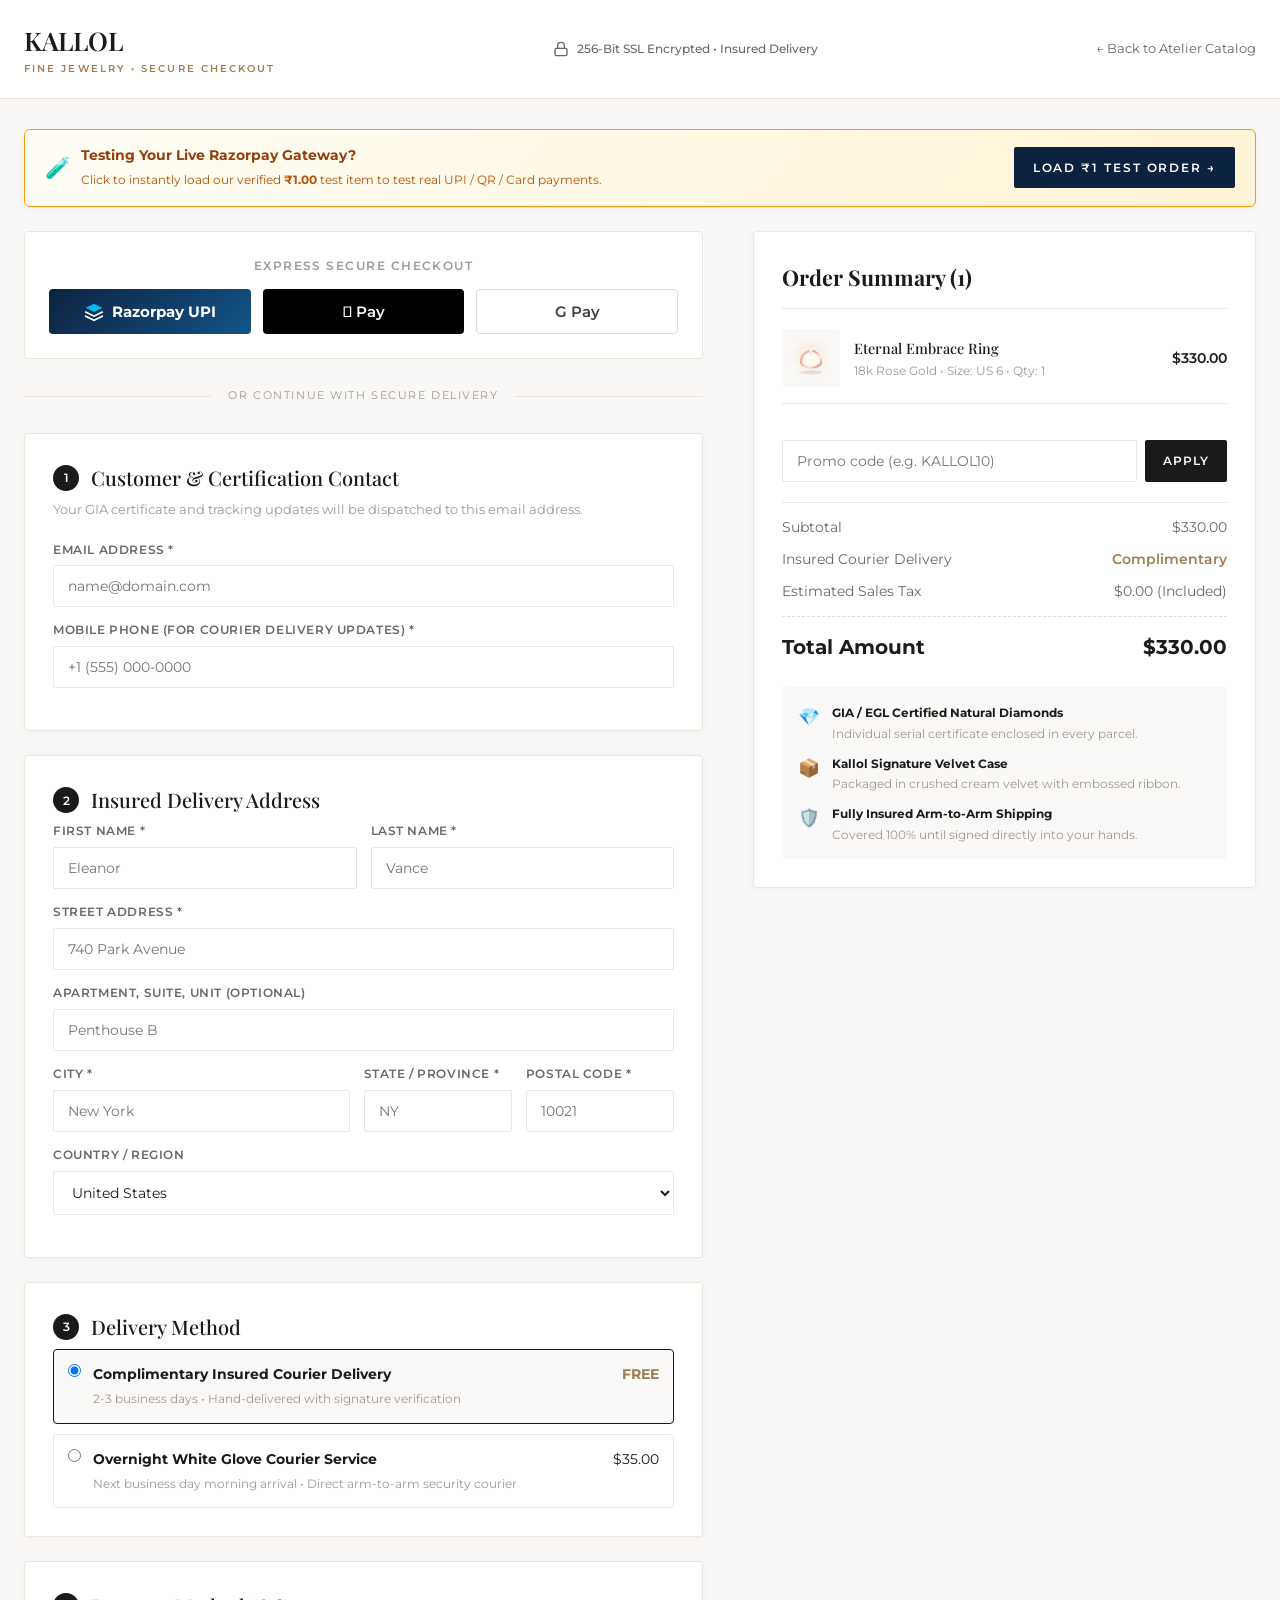
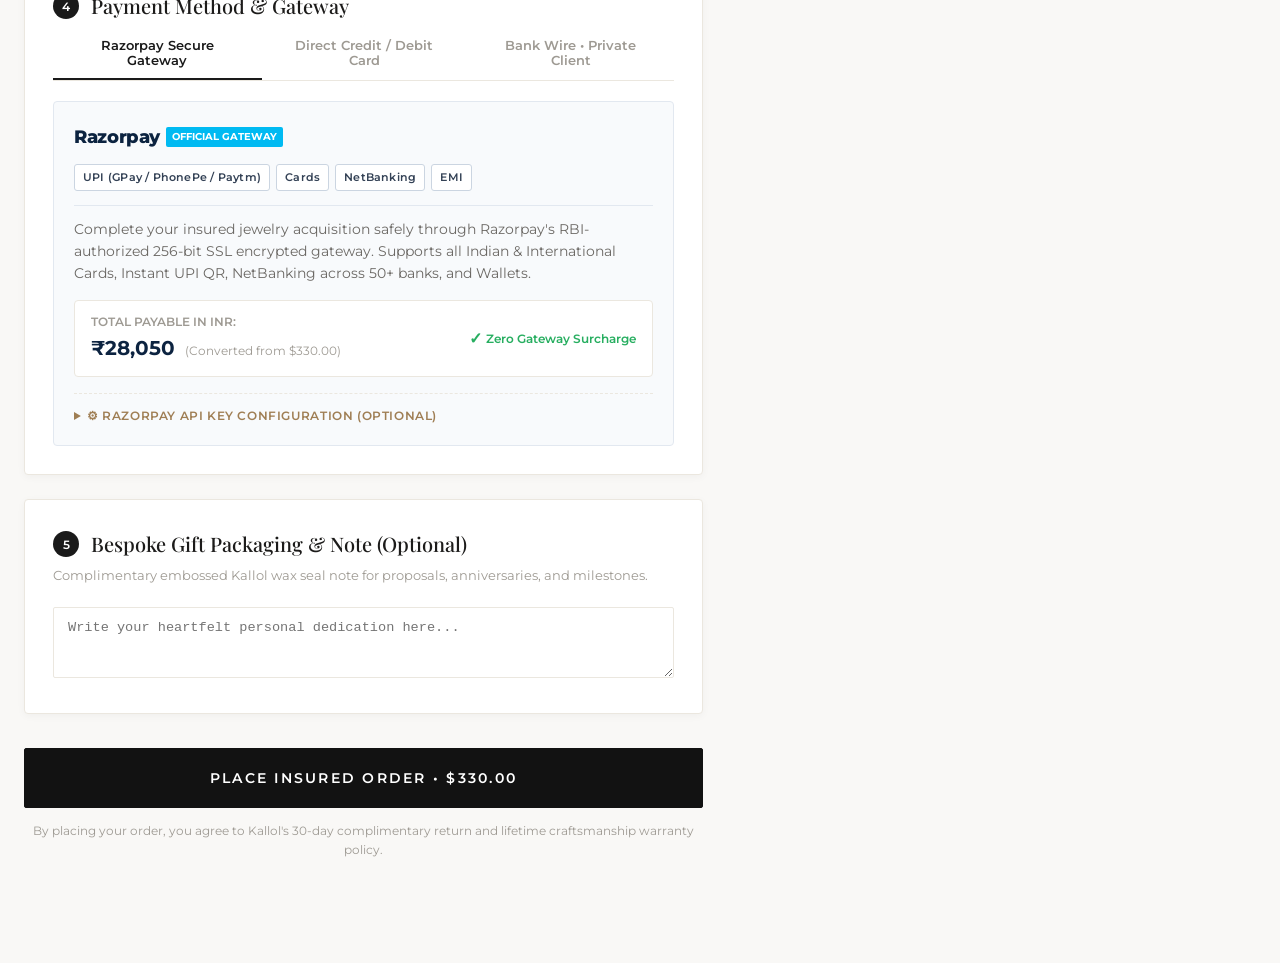
<file: checkout.html>
<!DOCTYPE html>
<html lang="en">
<head>
  <meta charset="UTF-8">
  <meta name="viewport" content="width=device-width, initial-scale=1.0">
  <title>Secure Insured Checkout | KALLOL Haute Joaillerie</title>
  <meta name="description" content="Complete your purchase with complimentary insured courier delivery and signature velvet gift packaging.">
  <link rel="stylesheet" href="css/style.css">
  <link rel="icon" href="data:image/svg+xml,<svg xmlns='http://www.w3.org/2000/svg' viewBox='0 0 100 100'><text y='.9em' font-size='90'>💎</text></svg>">
</head>
<body class="checkout-page-body">

  <!-- Minimalist Luxury Checkout Header -->
  <header class="checkout-header">
    <div class="container checkout-nav">
      <a href="index.html" class="checkout-logo">
        KALLOL
        <span>Fine Jewelry &bull; Secure Checkout</span>
      </a>

      <div class="checkout-security-tag">
        <svg width="16" height="16" viewBox="0 0 24 24" fill="none" stroke="currentColor" stroke-width="2">
          <rect x="3" y="11" width="18" height="11" rx="2" ry="2"></rect>
          <path d="M7 11V7a5 5 0 0 1 10 0v4"></path>
        </svg>
        <span>256-Bit SSL Encrypted &bull; Insured Delivery</span>
      </div>

      <a href="index.html" class="return-store-link">
        &larr; Back to Atelier Catalog
      </a>
    </div>
  </header>

  <!-- Main Checkout Grid -->
  <main class="container" style="padding: 30px 24px 100px;">
    <!-- Live Testing ₹1 Notification Banner -->
    <div class="test-order-banner" style="margin-bottom: 24px; background: linear-gradient(135deg, #FFFDF5 0%, #FFF3D6 100%); border: 1px solid #F59E0B; border-radius: 6px; padding: 14px 20px; display: flex; align-items: center; justify-content: space-between; flex-wrap: wrap; gap: 12px; box-shadow: var(--shadow-sm);">
      <div style="display: flex; align-items: center; gap: 10px;">
        <span style="font-size: 1.3rem;">🧪</span>
        <div>
          <strong style="font-size: 0.88rem; color: #92400E; display: block;">Testing Your Live Razorpay Gateway?</strong>
          <span style="font-size: 0.78rem; color: #B45309;">Click to instantly load our verified <strong>₹1.00</strong> test item to test real UPI / QR / Card payments.</span>
        </div>
      </div>
      <a href="checkout.html?buyNowId=kal-test&size=Universal&qty=1" class="hero-btn" style="padding: 10px 18px; font-size: 0.75rem; background: #0C2340; border-color: #0C2340; white-space: nowrap; color: #FFF;">
        Load ₹1 Test Order &rarr;
      </a>
    </div>

    <!-- Active Checkout Form View -->
    <div class="checkout-grid" id="checkout-main-grid">
      <!-- Left Column: Forms -->
      <div class="checkout-form-column">
        
        <!-- Express Payment Row -->
        <div class="express-checkout-card">
          <div class="express-title">Express Secure Checkout</div>
          <div class="express-btn-group">
            <button type="button" class="express-btn razorpay-express" id="btn-express-razorpay" style="background: linear-gradient(135deg, #0C2340 0%, #125488 100%); color: #FFF; font-weight: 700; display: flex; align-items: center; justify-content: center; gap: 8px;">
              <svg width="20" height="20" viewBox="0 0 24 24" fill="none"><path d="M12 2L2 7l10 5 10-5-10-5z" fill="#00BAF2"/><path d="M2 17l10 5 10-5M2 12l10 5 10-5" stroke="#FFF" stroke-width="2" stroke-linecap="round"/></svg>
              Razorpay UPI
            </button>
            <button type="button" class="express-btn apple-pay" id="btn-express-apple">
               Pay
            </button>
            <button type="button" class="express-btn google-pay" id="btn-express-google">
              G Pay
            </button>
          </div>
        </div>

        <div class="form-divider">
          <span>OR CONTINUE WITH SECURE DELIVERY</span>
        </div>

        <form id="checkout-form" onsubmit="return false;">
          <!-- Section 1: Customer Contact -->
          <div class="checkout-card">
            <div class="step-header">
              <span class="step-num">1</span>
              <h2 class="step-title">Customer & Certification Contact</h2>
            </div>
            <p class="step-subtitle">Your GIA certificate and tracking updates will be dispatched to this email address.</p>
            
            <div class="form-row">
              <div class="form-field full-width">
                <label for="checkout-email">Email Address *</label>
                <input type="email" id="checkout-email" required placeholder="name@domain.com" class="luxury-input">
              </div>
            </div>

            <div class="form-row">
              <div class="form-field full-width">
                <label for="checkout-phone">Mobile Phone (For Courier Delivery Updates) *</label>
                <input type="tel" id="checkout-phone" required placeholder="+1 (555) 000-0000" class="luxury-input">
              </div>
            </div>
          </div>

          <!-- Section 2: Shipping Destination -->
          <div class="checkout-card">
            <div class="step-header">
              <span class="step-num">2</span>
              <h2 class="step-title">Insured Delivery Address</h2>
            </div>
            
            <div class="form-row two-col">
              <div class="form-field">
                <label for="checkout-fname">First Name *</label>
                <input type="text" id="checkout-fname" required placeholder="Eleanor" class="luxury-input">
              </div>
              <div class="form-field">
                <label for="checkout-lname">Last Name *</label>
                <input type="text" id="checkout-lname" required placeholder="Vance" class="luxury-input">
              </div>
            </div>

            <div class="form-row">
              <div class="form-field full-width">
                <label for="checkout-address">Street Address *</label>
                <input type="text" id="checkout-address" required placeholder="740 Park Avenue" class="luxury-input">
              </div>
            </div>

            <div class="form-row">
              <div class="form-field full-width">
                <label for="checkout-suite">Apartment, Suite, Unit (Optional)</label>
                <input type="text" id="checkout-suite" placeholder="Penthouse B" class="luxury-input">
              </div>
            </div>

            <div class="form-row three-col">
              <div class="form-field">
                <label for="checkout-city">City *</label>
                <input type="text" id="checkout-city" required placeholder="New York" class="luxury-input">
              </div>
              <div class="form-field">
                <label for="checkout-state">State / Province *</label>
                <input type="text" id="checkout-state" required placeholder="NY" class="luxury-input">
              </div>
              <div class="form-field">
                <label for="checkout-zip">Postal Code *</label>
                <input type="text" id="checkout-zip" required placeholder="10021" class="luxury-input">
              </div>
            </div>

            <div class="form-row">
              <div class="form-field full-width">
                <label for="checkout-country">Country / Region</label>
                <select id="checkout-country" class="luxury-select">
                  <option value="US">United States</option>
                  <option value="CA">Canada</option>
                  <option value="UK">United Kingdom</option>
                  <option value="FR">France</option>
                  <option value="CH">Switzerland</option>
                  <option value="DE">Germany</option>
                  <option value="IN">India</option>
                  <option value="AE">United Arab Emirates</option>
                  <option value="AU">Australia</option>
                </select>
              </div>
            </div>
          </div>

          <!-- Section 3: Shipping Method Selection -->
          <div class="checkout-card">
            <div class="step-header">
              <span class="step-num">3</span>
              <h2 class="step-title">Delivery Method</h2>
            </div>

            <div class="shipping-options-list">
              <label class="shipping-option-item selected" for="ship-standard">
                <input type="radio" name="shipping-tier" id="ship-standard" value="0" checked>
                <div class="shipping-option-info">
                  <div class="shipping-title-row">
                    <strong>Complimentary Insured Courier Delivery</strong>
                    <span class="price-free">FREE</span>
                  </div>
                  <div class="shipping-desc">2-3 business days &bull; Hand-delivered with signature verification</div>
                </div>
              </label>

              <label class="shipping-option-item" for="ship-express">
                <input type="radio" name="shipping-tier" id="ship-express" value="35">
                <div class="shipping-option-info">
                  <div class="shipping-title-row">
                    <strong>Overnight White Glove Courier Service</strong>
                    <span>$35.00</span>
                  </div>
                  <div class="shipping-desc">Next business day morning arrival &bull; Direct arm-to-arm security courier</div>
                </div>
              </label>
            </div>
          </div>

          <!-- Section 4: Payment Details -->
          <div class="checkout-card">
            <div class="step-header">
              <span class="step-num">4</span>
              <h2 class="step-title">Payment Method & Gateway</h2>
            </div>

            <div class="payment-tabs-nav">
              <button type="button" class="payment-tab active" data-tab="razorpay">
                Razorpay Secure Gateway
              </button>
              <button type="button" class="payment-tab" data-tab="card">
                Direct Credit / Debit Card
              </button>
              <button type="button" class="payment-tab" data-tab="wire">
                Bank Wire &bull; Private Client
              </button>
            </div>

            <!-- Razorpay Gateway Panel (Active by default) -->
            <div id="payment-razorpay-panel">
              <div class="razorpay-banner-box">
                <div class="razorpay-badge-row">
                  <div class="razorpay-logo-tag">
                    <span style="font-weight: 800; font-size: 1.15rem; color: #0C2340; letter-spacing: -0.02em;">Razorpay</span>
                    <span style="background-color: #00BAF2; color: #FFF; font-size: 0.65rem; font-weight: 700; padding: 2px 6px; border-radius: 2px; margin-left: 6px;">OFFICIAL GATEWAY</span>
                  </div>
                  <div class="gateway-icons-strip">
                    <span class="pay-chip">UPI (GPay / PhonePe / Paytm)</span>
                    <span class="pay-chip">Cards</span>
                    <span class="pay-chip">NetBanking</span>
                    <span class="pay-chip">EMI</span>
                  </div>
                </div>

                <p style="font-size: 0.86rem; color: var(--text-secondary); line-height: 1.6; margin-top: 12px;">
                  Complete your insured jewelry acquisition safely through Razorpay's RBI-authorized 256-bit SSL encrypted gateway. Supports all Indian & International Cards, Instant UPI QR, NetBanking across 50+ banks, and Wallets.
                </p>

                <!-- Currency & Equivalent Display -->
                <div class="currency-equiv-row" style="margin-top: 16px; padding: 12px 16px; background: #FFFFFF; border: 1px solid var(--border-light); border-radius: 4px; display: flex; align-items: center; justify-content: space-between;">
                  <div>
                    <span style="font-size: 0.72rem; text-transform: uppercase; color: var(--text-muted); font-weight: 600; display: block;">Total Payable in INR:</span>
                    <strong id="razorpay-inr-amount" style="font-size: 1.25rem; color: #0C2340;">₹0</strong>
                    <span style="font-size: 0.75rem; color: var(--text-muted); margin-left: 6px;">(Converted from <span id="razorpay-usd-amount">$0.00</span>)</span>
                  </div>
                  <div style="font-size: 0.75rem; color: #27AE60; font-weight: 600; display: flex; align-items: center; gap: 4px;">
                    <span style="font-size: 1rem;">&#10003;</span> Zero Gateway Surcharge
                  </div>
                </div>

                <!-- Razorpay API Key Configuration Dropdown (Collapsible) -->
                <details class="razorpay-key-details" style="margin-top: 16px; border-top: 1px dashed var(--border-light); padding-top: 12px;">
                  <summary style="font-size: 0.76rem; color: var(--accent-gold-dark); cursor: pointer; font-weight: 600; letter-spacing: 0.05em; text-transform: uppercase;">
                    &#9881; Razorpay API Key Configuration (Optional)
                  </summary>
                  <div style="margin-top: 10px; padding: 12px; background: #FFF; border: 1px solid var(--border-light); border-radius: 4px;">
                    <label for="razorpay-key-input" style="font-size: 0.74rem; font-weight: 600; color: var(--text-secondary); display: block; margin-bottom: 4px;">
                      Razorpay Key ID (Test or Live):
                    </label>
                    <div style="display: flex; gap: 8px;">
                      <input type="text" id="razorpay-key-input" class="luxury-input" placeholder="rzp_test_... or rzp_live_..." value="rzp_live_U20LEX1goVWtO2" style="font-family: monospace; font-size: 0.8rem;">
                      <button type="button" id="save-razorpay-key-btn" class="coupon-apply-btn" style="white-space: nowrap;">
                        Save Key
                      </button>
                    </div>
                    <span style="font-size: 0.7rem; color: #27AE60; font-weight: 600; display: block; margin-top: 6px;">
                      &#10003; Configured with your official Razorpay Live Key (rzp_live_U20LEX1goVWtO2).
                    </span>
                  </div>
                </details>
              </div>
            </div>

            <!-- Credit Card Panel (Hidden unless tab chosen) -->
            <div id="payment-card-panel" style="display: none;">
              <div class="form-row">
                <div class="form-field full-width">
                  <label for="card-number">Card Number *</label>
                  <input type="text" id="card-number" placeholder="4242 &bull;&bull;&bull;&bull; &bull;&bull;&bull;&bull; 4242" class="luxury-input">
                </div>
              </div>

              <div class="form-row two-col">
                <div class="form-field">
                  <label for="card-expiry">Expiration Date *</label>
                  <input type="text" id="card-expiry" placeholder="MM / YY" class="luxury-input">
                </div>
                <div class="form-field">
                  <label for="card-cvv">Security Code (CVV) *</label>
                  <input type="text" id="card-cvv" placeholder="123" class="luxury-input">
                </div>
              </div>

              <div class="form-row">
                <div class="form-field full-width">
                  <label for="card-holder">Name on Card *</label>
                  <input type="text" id="card-holder" placeholder="Eleanor Vance" class="luxury-input">
                </div>
              </div>
            </div>

            <!-- Bank Wire Panel -->
            <div id="payment-wire-panel" style="display: none; padding: 16px 0;">
              <p style="font-size: 0.88rem; color: var(--text-secondary); line-height: 1.7;">
                For private bank wire transfers, our atelier concierge will send official wire credentials to your email upon order submission. Your piece will be reserved immediately for 48 hours.
              </p>
            </div>
          </div>

          <!-- Section 5: Complimentary Gift Note -->
          <div class="checkout-card">
            <div class="step-header">
              <span class="step-num">5</span>
              <h2 class="step-title">Bespoke Gift Packaging & Note (Optional)</h2>
            </div>
            <p class="step-subtitle">Complimentary embossed Kallol wax seal note for proposals, anniversaries, and milestones.</p>
            
            <div class="form-field full-width">
              <textarea id="checkout-gift-message" rows="3" placeholder="Write your heartfelt personal dedication here..." class="luxury-textarea"></textarea>
            </div>
          </div>

          <!-- Submit Order Button -->
          <button type="submit" class="place-order-btn" id="place-order-button">
            Place Insured Order &bull; <span id="btn-total-display">$0.00</span>
          </button>
          <div class="order-guarantee-note">
            By placing your order, you agree to Kallol's 30-day complimentary return and lifetime craftsmanship warranty policy.
          </div>
        </form>
      </div>

      <!-- Right Column: Order Summary -->
      <div class="checkout-summary-column">
        <div class="summary-sticky-card">
          <h3 class="summary-card-title serif">Order Summary (<span id="summary-items-count">0</span>)</h3>

          <!-- Items list -->
          <div class="summary-items-list" id="summary-items-container">
            <!-- Populated via JS -->
          </div>

          <!-- Coupon row -->
          <div class="summary-coupon-row">
            <input type="text" id="checkout-coupon-input" placeholder="Promo code (e.g. KALLOL10)" class="luxury-input">
            <button type="button" id="apply-checkout-coupon" class="coupon-apply-btn">Apply</button>
          </div>

          <!-- Pricing Breakdown -->
          <div class="summary-pricing-rows">
            <div class="pricing-row">
              <span>Subtotal</span>
              <span id="summary-subtotal">$0.00</span>
            </div>
            <div class="pricing-row" id="summary-discount-row" style="display: none; color: #27AE60;">
              <span>VIP Atelier Discount (10% Off)</span>
              <span id="summary-discount">-$0.00</span>
            </div>
            <div class="pricing-row">
              <span>Insured Courier Delivery</span>
              <span id="summary-shipping" style="color: var(--accent-gold-dark); font-weight: 600;">Complimentary</span>
            </div>
            <div class="pricing-row">
              <span>Estimated Sales Tax</span>
              <span>$0.00 (Included)</span>
            </div>
            <div class="pricing-row total-row">
              <span>Total Amount</span>
              <span id="summary-grand-total">$0.00</span>
            </div>
          </div>

          <!-- Packaging & Certified Assurance -->
          <div class="summary-assurance-box">
            <div class="assurance-item">
              <span class="assurance-icon">💎</span>
              <div>
                <strong>GIA / EGL Certified Natural Diamonds</strong>
                <p>Individual serial certificate enclosed in every parcel.</p>
              </div>
            </div>
            <div class="assurance-item">
              <span class="assurance-icon">📦</span>
              <div>
                <strong>Kallol Signature Velvet Case</strong>
                <p>Packaged in crushed cream velvet with embossed ribbon.</p>
              </div>
            </div>
            <div class="assurance-item">
              <span class="assurance-icon">🛡️</span>
              <div>
                <strong>Fully Insured Arm-to-Arm Shipping</strong>
                <p>Covered 100% until signed directly into your hands.</p>
              </div>
            </div>
          </div>
        </div>
      </div>
    </div>

    <!-- Order Completed Confirmation State (Revealed after placing order) -->
    <div class="order-confirmation-receipt" id="order-confirmation-view" style="display: none;">
      <div class="receipt-card">
        <div class="receipt-success-badge">&#10003;</div>
        <span class="receipt-mini-brand">KALLOL HAUTE JOAILLERIE &bull; ATELIER REGISTRY</span>
        <h1 class="receipt-title serif">Order Confirmed & Certified</h1>
        
        <p class="receipt-subtitle">
          Thank you for choosing Kallol. Your bespoke creation is being prepared with master craftsmanship and verified certification.
        </p>

        <div class="receipt-meta-box">
          <div class="receipt-meta-item">
            <span class="meta-label">Order Reference:</span>
            <strong class="meta-val" id="receipt-order-id">#KL-84920</strong>
          </div>
          <div class="receipt-meta-item">
            <span class="meta-label">Payment Gateway:</span>
            <strong class="meta-val" id="receipt-payment-method">Razorpay Secure Checkout</strong>
          </div>
          <div class="receipt-meta-item">
            <span class="meta-label">Razorpay Payment ID:</span>
            <strong class="meta-val" id="receipt-payment-id" style="font-family: monospace; color: #0C2340;">pay_xxxxxxxxxxxxxx</strong>
          </div>
          <div class="receipt-meta-item">
            <span class="meta-label">Estimated Delivery:</span>
            <strong class="meta-val" id="receipt-delivery-date">Within 2 - 3 Business Days</strong>
          </div>
          <div class="receipt-meta-item">
            <span class="meta-label">Insured Carrier:</span>
            <strong class="meta-val">Ferrari Express / FedEx Priority Courier</strong>
          </div>
          <div class="receipt-meta-item">
            <span class="meta-label">Verification:</span>
            <strong class="meta-val" style="color: #27AE60;">Paid &bull; Verified &bull; GIA Certified</strong>
          </div>
        </div>

        <!-- Ordered Items Summary in Receipt -->
        <div class="receipt-items-table" id="receipt-items-container">
          <!-- Rendered by JS -->
        </div>

        <div class="receipt-total-bar">
          <span>Total Charged:</span>
          <strong id="receipt-total-price">$0.00</strong>
        </div>

        <div class="receipt-actions-row">
          <button type="button" class="hero-btn" onclick="window.print()">
            Print Official Invoice
          </button>
          <a href="index.html" class="hero-btn" style="background: transparent; color: #121212; border: 1px solid #121212;">
            Return to Atelier Homepage
          </a>
        </div>
      </div>
    </div>
  </main>

  <!-- Toast Notification Container -->
  <div class="toast-container" id="toast-container"></div>

  <!-- Official Razorpay Checkout SDK -->
  <script src="https://checkout.razorpay.com/v1/checkout.js"></script>
  <script src="js/app.js"></script>
  <script src="js/checkout-page.js"></script>
</body>
</html>
</file>
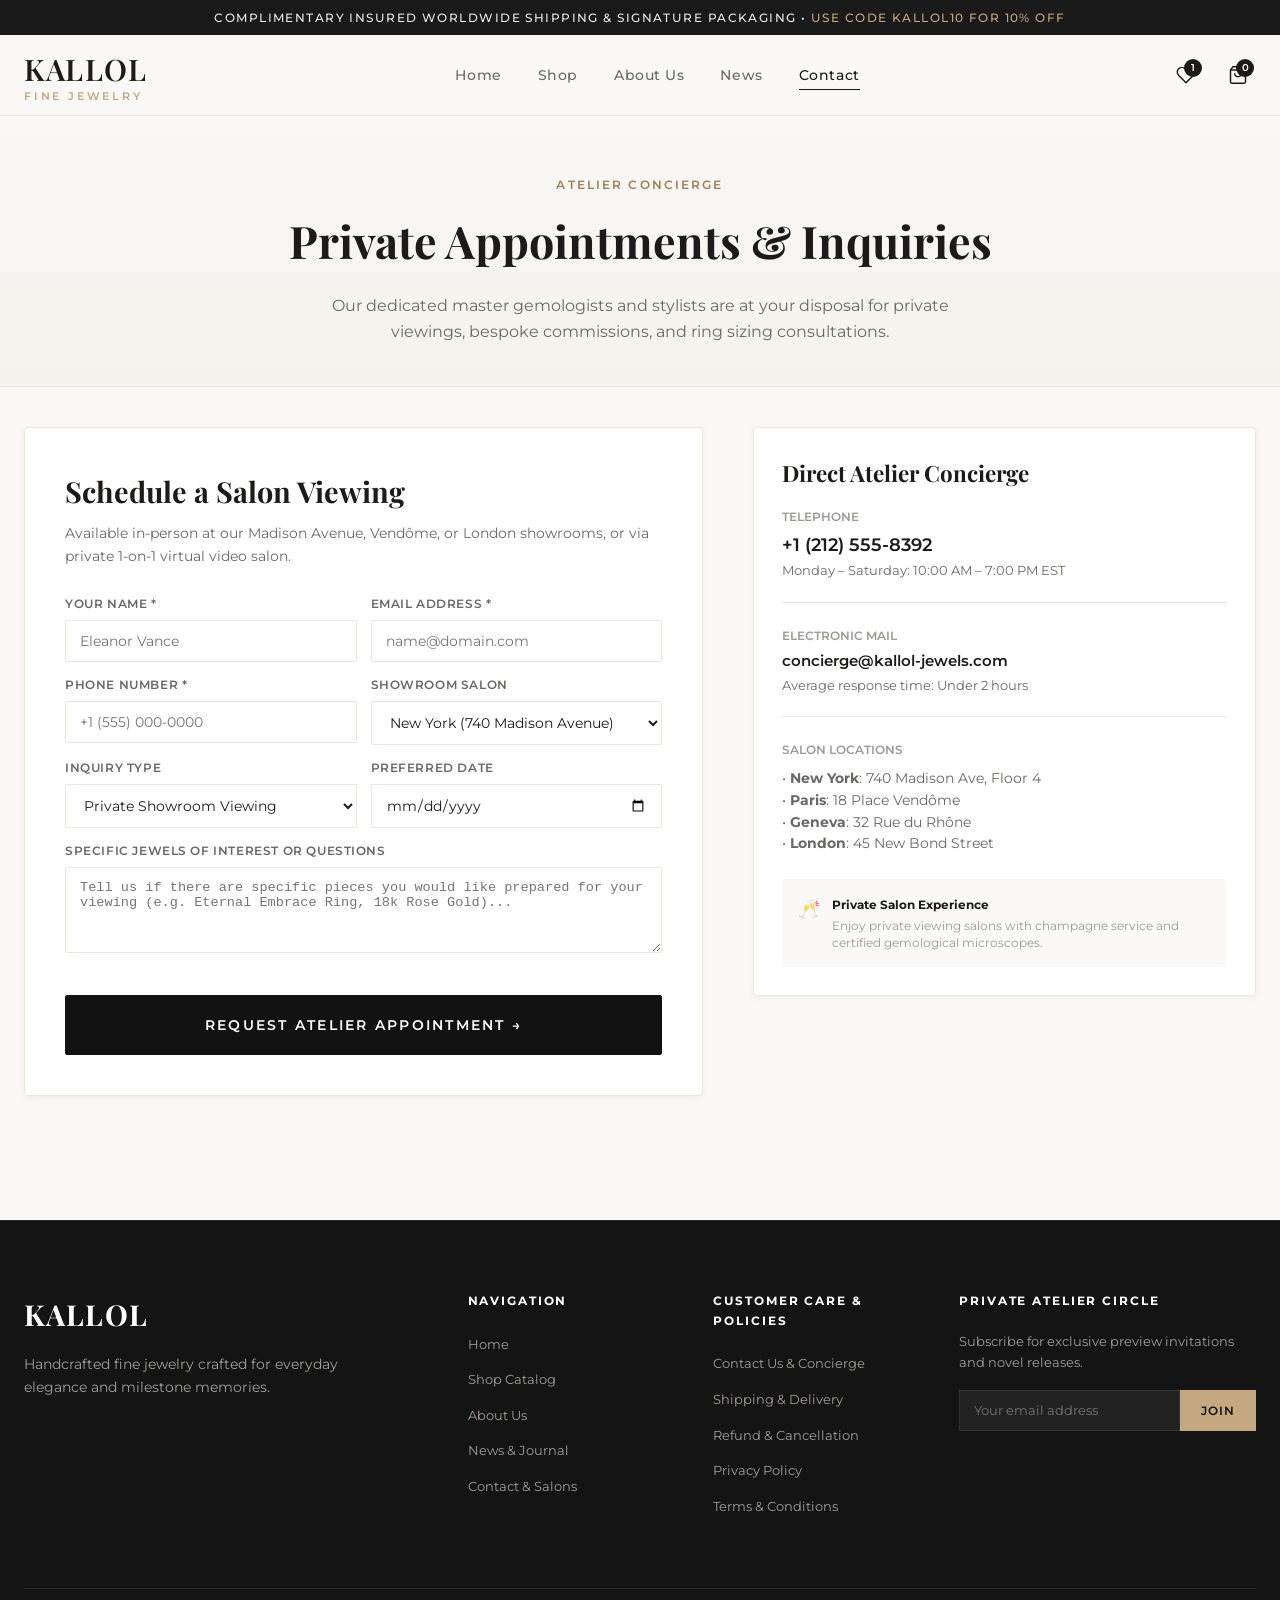
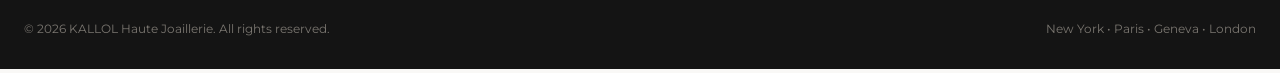
<file: contact.html>
<!DOCTYPE html>
<html lang="en">
<head>
  <meta charset="UTF-8">
  <meta name="viewport" content="width=device-width, initial-scale=1.0">
  <title>Contact & Private Appointments | KALLOL Haute Joaillerie</title>
  <meta name="description" content="Schedule a private atelier appointment, bespoke commission inquiry, or contact the Kallol client concierge.">
  <link rel="stylesheet" href="css/style.css">
  <link rel="icon" href="data:image/svg+xml,<svg xmlns='http://www.w3.org/2000/svg' viewBox='0 0 100 100'><text y='.9em' font-size='90'>💎</text></svg>">
</head>
<body class="contact-page-body">

  <!-- Top Announcement Bar -->
  <div class="top-bar">
    Complimentary Insured Worldwide Shipping & Signature Packaging &bull; <span>Use code KALLOL10 for 10% Off</span>
  </div>

  <!-- Header Navigation -->
  <header class="header">
    <div class="container nav-container">
      <a href="index.html" class="brand-logo">
        KALLOL
        <span>Fine Jewelry</span>
      </a>

      <nav>
        <ul class="nav-links">
          <li><a href="index.html">Home</a></li>
          <li><a href="shop.html">Shop</a></li>
          <li><a href="about.html">About Us</a></li>
          <li><a href="news.html">News</a></li>
          <li><a href="contact.html" class="active">Contact</a></li>
        </ul>
      </nav>

      <div class="nav-actions">
        <!-- Wishlist -->
        <a href="index.html#wishlist" class="icon-btn" id="open-wishlist-btn" title="Saved Jewels">
          <svg width="20" height="20" viewBox="0 0 24 24" fill="none" stroke="currentColor" stroke-width="1.8">
            <path d="M20.84 4.61a5.5 5.5 0 0 0-7.78 0L12 5.67l-1.06-1.06a5.5 5.5 0 0 0-7.78 7.78l1.06 1.06L12 21.23l7.78-7.78 1.06-1.06a5.5 5.5 0 0 0 0-7.78z"></path>
          </svg>
          <span class="badge-count" id="wishlist-badge">0</span>
        </a>

        <!-- Cart -->
        <a href="checkout.html" class="icon-btn" title="Shopping Bag">
          <svg width="20" height="20" viewBox="0 0 24 24" fill="none" stroke="currentColor" stroke-width="1.8">
            <path d="M6 2L3 6v14a2 2 0 0 0 2 2h14a2 2 0 0 0 2-2V6l-3-4z"></path>
            <line x1="3" y1="6" x2="21" y2="6"></line>
            <path d="M16 10a4 4 0 0 1-8 0"></path>
          </svg>
          <span class="badge-count" id="cart-badge">0</span>
        </a>
      </div>
    </div>
  </header>

  <!-- Editorial Header -->
  <div class="shop-hero-banner">
    <div class="container text-center">
      <span class="shop-subheading">Atelier Concierge</span>
      <h1 class="shop-hero-title serif">Private Appointments & Inquiries</h1>
      <p class="shop-hero-desc">
        Our dedicated master gemologists and stylists are at your disposal for private viewings, bespoke commissions, and ring sizing consultations.
      </p>
    </div>
  </div>

  <main class="container" style="padding: 40px 24px 100px;">
    <div class="checkout-grid" style="align-items: flex-start;">
      <!-- Left: Appointment & Commission Form -->
      <div class="checkout-card" style="padding: 40px;">
        <h2 class="serif" style="font-size: 1.8rem; margin-bottom: 8px;">Schedule a Salon Viewing</h2>
        <p style="font-size: 0.88rem; color: var(--text-secondary); margin-bottom: 28px;">
          Available in-person at our Madison Avenue, Vend&ocirc;me, or London showrooms, or via private 1-on-1 virtual video salon.
        </p>

        <form id="contact-inquiry-form" onsubmit="event.preventDefault(); window.showToast('Thank you! Our concierge will confirm your appointment within 4 hours.'); this.reset();">
          <div class="form-row two-col">
            <div class="form-field">
              <label>Your Name *</label>
              <input type="text" required placeholder="Eleanor Vance" class="luxury-input">
            </div>
            <div class="form-field">
              <label>Email Address *</label>
              <input type="email" required placeholder="name@domain.com" class="luxury-input">
            </div>
          </div>

          <div class="form-row two-col">
            <div class="form-field">
              <label>Phone Number *</label>
              <input type="tel" required placeholder="+1 (555) 000-0000" class="luxury-input">
            </div>
            <div class="form-field">
              <label>Showroom Salon</label>
              <select class="luxury-select">
                <option>New York (740 Madison Avenue)</option>
                <option>Paris (18 Place Vendôme)</option>
                <option>Geneva (32 Rue du Rhône)</option>
                <option>London (45 New Bond Street)</option>
                <option>Virtual Private Video Salon</option>
              </select>
            </div>
          </div>

          <div class="form-row two-col">
            <div class="form-field">
              <label>Inquiry Type</label>
              <select class="luxury-select">
                <option>Private Showroom Viewing</option>
                <option>Custom Bespoke Ring Commission</option>
                <option>Engagement / Bridal Consultation</option>
                <option>Complimentary Sizing & Care Service</option>
              </select>
            </div>
            <div class="form-field">
              <label>Preferred Date</label>
              <input type="date" class="luxury-input">
            </div>
          </div>

          <div class="form-field full-width" style="margin-bottom: 24px;">
            <label>Specific Jewels of Interest or Questions</label>
            <textarea rows="4" placeholder="Tell us if there are specific pieces you would like prepared for your viewing (e.g. Eternal Embrace Ring, 18k Rose Gold)..." class="luxury-textarea"></textarea>
          </div>

          <button type="submit" class="place-order-btn">
            Request Atelier Appointment &rarr;
          </button>
        </form>
      </div>

      <!-- Right: Direct Concierge & Showroom Details -->
      <div>
        <div class="summary-sticky-card">
          <h3 class="serif" style="font-size: 1.4rem; margin-bottom: 16px;">Direct Atelier Concierge</h3>
          
          <div style="margin-bottom: 24px; padding-bottom: 20px; border-bottom: 1px solid var(--border-light);">
            <div style="font-size: 0.74rem; text-transform: uppercase; color: var(--text-muted); font-weight: 600; margin-bottom: 4px;">Telephone</div>
            <div style="font-size: 1.1rem; font-weight: 600;">+1 (212) 555-8392</div>
            <div style="font-size: 0.8rem; color: var(--text-secondary); margin-top: 2px;">Monday – Saturday: 10:00 AM – 7:00 PM EST</div>
          </div>

          <div style="margin-bottom: 24px; padding-bottom: 20px; border-bottom: 1px solid var(--border-light);">
            <div style="font-size: 0.74rem; text-transform: uppercase; color: var(--text-muted); font-weight: 600; margin-bottom: 4px;">Electronic Mail</div>
            <div style="font-size: 0.95rem; font-weight: 600;">concierge@kallol-jewels.com</div>
            <div style="font-size: 0.8rem; color: var(--text-secondary); margin-top: 2px;">Average response time: Under 2 hours</div>
          </div>

          <div style="margin-bottom: 24px;">
            <div style="font-size: 0.74rem; text-transform: uppercase; color: var(--text-muted); font-weight: 600; margin-bottom: 8px;">Salon Locations</div>
            <div style="font-size: 0.85rem; line-height: 1.6; color: var(--text-secondary);">
              &bull; <strong>New York</strong>: 740 Madison Ave, Floor 4<br>
              &bull; <strong>Paris</strong>: 18 Place Vend&ocirc;me<br>
              &bull; <strong>Geneva</strong>: 32 Rue du Rh&ocirc;ne<br>
              &bull; <strong>London</strong>: 45 New Bond Street
            </div>
          </div>

          <div class="summary-assurance-box">
            <div class="assurance-item">
              <span class="assurance-icon">🥂</span>
              <div>
                <strong>Private Salon Experience</strong>
                <p>Enjoy private viewing salons with champagne service and certified gemological microscopes.</p>
              </div>
            </div>
          </div>
        </div>
      </div>
    </div>
  </main>

  <!-- Toast Notification Container -->
  <div class="toast-container" id="toast-container"></div>

  <!-- Footer -->
  <footer class="site-footer">
    <div class="container">
      <div class="footer-grid">
        <div class="footer-brand">
          <h3 class="serif">KALLOL</h3>
          <p>Handcrafted fine jewelry crafted for everyday elegance and milestone memories.</p>
        </div>
        <div class="footer-col">
          <h4>Navigation</h4>
          <ul>
            <li><a href="index.html">Home</a></li>
            <li><a href="shop.html">Shop Catalog</a></li>
            <li><a href="about.html">About Us</a></li>
            <li><a href="news.html">News & Journal</a></li>
            <li><a href="contact.html">Contact & Salons</a></li>
          </ul>
        </div>
        <div class="footer-col">
          <h4>Customer Care & Policies</h4>
          <ul>
            <li><a href="contact.html">Contact Us & Concierge</a></li>
            <li><a href="shipping-policy.html">Shipping & Delivery</a></li>
            <li><a href="refund-policy.html">Refund & Cancellation</a></li>
            <li><a href="privacy-policy.html">Privacy Policy</a></li>
            <li><a href="terms-and-conditions.html">Terms & Conditions</a></li>
          </ul>
        </div>
        <div class="footer-col newsletter-box">
          <h4>Private Atelier Circle</h4>
          <p>Subscribe for exclusive preview invitations and novel releases.</p>
          <div class="newsletter-form">
            <input type="email" placeholder="Your email address">
            <button type="button">Join</button>
          </div>
        </div>
      </div>
      <div class="footer-bottom">
        <div>&copy; 2026 KALLOL Haute Joaillerie. All rights reserved.</div>
        <div>New York &bull; Paris &bull; Geneva &bull; London</div>
      </div>
    </div>
  </footer>

  <script src="js/app.js"></script>
</body>
</html>
</file>
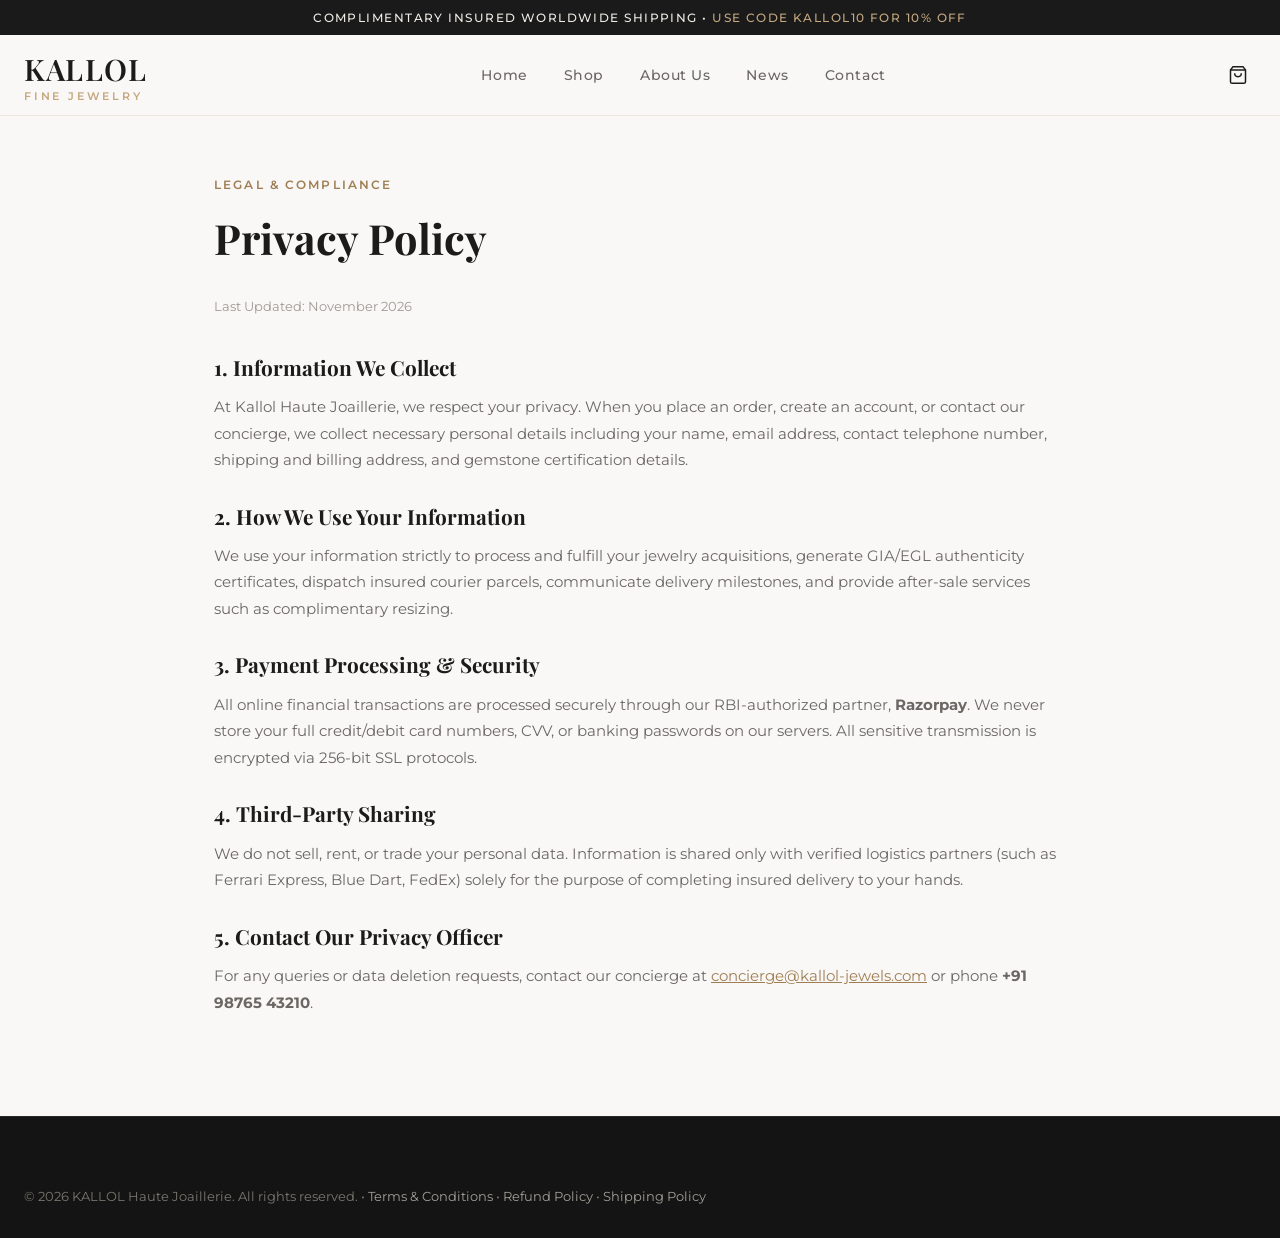
<file: privacy-policy.html>
<!DOCTYPE html>
<html lang="en">
<head>
  <meta charset="UTF-8">
  <meta name="viewport" content="width=device-width, initial-scale=1.0">
  <title>Privacy Policy | KALLOL Haute Joaillerie</title>
  <link rel="stylesheet" href="css/style.css">
  <link rel="icon" href="data:image/svg+xml,<svg xmlns='http://www.w3.org/2000/svg' viewBox='0 0 100 100'><text y='.9em' font-size='90'>💎</text></svg>">
</head>
<body>
  <div class="top-bar">
    Complimentary Insured Worldwide Shipping &bull; <span>Use code KALLOL10 for 10% Off</span>
  </div>

  <header class="header">
    <div class="container nav-container">
      <a href="index.html" class="brand-logo">
        KALLOL
        <span>Fine Jewelry</span>
      </a>
      <nav>
        <ul class="nav-links">
          <li><a href="index.html">Home</a></li>
          <li><a href="shop.html">Shop</a></li>
          <li><a href="about.html">About Us</a></li>
          <li><a href="news.html">News</a></li>
          <li><a href="contact.html">Contact</a></li>
        </ul>
      </nav>
      <div class="nav-actions">
        <a href="checkout.html" class="icon-btn" title="Shopping Bag">
          <svg width="20" height="20" viewBox="0 0 24 24" fill="none" stroke="currentColor" stroke-width="1.8">
            <path d="M6 2L3 6v14a2 2 0 0 0 2 2h14a2 2 0 0 0 2-2V6l-3-4z"></path>
            <line x1="3" y1="6" x2="21" y2="6"></line>
            <path d="M16 10a4 4 0 0 1-8 0"></path>
          </svg>
        </a>
      </div>
    </div>
  </header>

  <main class="container" style="padding: 60px 24px 100px; max-width: 900px;">
    <span class="section-tag">Legal & Compliance</span>
    <h1 class="serif" style="font-size: 2.6rem; margin-bottom: 24px;">Privacy Policy</h1>
    <div style="font-size: 0.82rem; color: var(--text-muted); margin-bottom: 32px;">Last Updated: November 2026</div>

    <div style="font-size: 0.92rem; line-height: 1.8; color: var(--text-secondary); display: flex; flex-direction: column; gap: 24px;">
      <section>
        <h2 class="serif" style="font-size: 1.3rem; color: var(--text-primary); margin-bottom: 8px;">1. Information We Collect</h2>
        <p>At Kallol Haute Joaillerie, we respect your privacy. When you place an order, create an account, or contact our concierge, we collect necessary personal details including your name, email address, contact telephone number, shipping and billing address, and gemstone certification details.</p>
      </section>

      <section>
        <h2 class="serif" style="font-size: 1.3rem; color: var(--text-primary); margin-bottom: 8px;">2. How We Use Your Information</h2>
        <p>We use your information strictly to process and fulfill your jewelry acquisitions, generate GIA/EGL authenticity certificates, dispatch insured courier parcels, communicate delivery milestones, and provide after-sale services such as complimentary resizing.</p>
      </section>

      <section>
        <h2 class="serif" style="font-size: 1.3rem; color: var(--text-primary); margin-bottom: 8px;">3. Payment Processing & Security</h2>
        <p>All online financial transactions are processed securely through our RBI-authorized partner, <strong>Razorpay</strong>. We never store your full credit/debit card numbers, CVV, or banking passwords on our servers. All sensitive transmission is encrypted via 256-bit SSL protocols.</p>
      </section>

      <section>
        <h2 class="serif" style="font-size: 1.3rem; color: var(--text-primary); margin-bottom: 8px;">4. Third-Party Sharing</h2>
        <p>We do not sell, rent, or trade your personal data. Information is shared only with verified logistics partners (such as Ferrari Express, Blue Dart, FedEx) solely for the purpose of completing insured delivery to your hands.</p>
      </section>

      <section>
        <h2 class="serif" style="font-size: 1.3rem; color: var(--text-primary); margin-bottom: 8px;">5. Contact Our Privacy Officer</h2>
        <p>For any queries or data deletion requests, contact our concierge at <a href="mailto:concierge@kallol-jewels.com" style="color: var(--accent-gold-dark); text-decoration: underline;">concierge@kallol-jewels.com</a> or phone <strong>+91 98765 43210</strong>.</p>
      </section>
    </div>
  </main>

  <footer class="site-footer">
    <div class="container text-center" style="font-size: 0.8rem; color: #7A7670;">
      &copy; 2026 KALLOL Haute Joaillerie. All rights reserved. &bull; <a href="terms-and-conditions.html" style="color: #A39F98;">Terms & Conditions</a> &bull; <a href="refund-policy.html" style="color: #A39F98;">Refund Policy</a> &bull; <a href="shipping-policy.html" style="color: #A39F98;">Shipping Policy</a>
    </div>
  </footer>
</body>
</html>
</file>
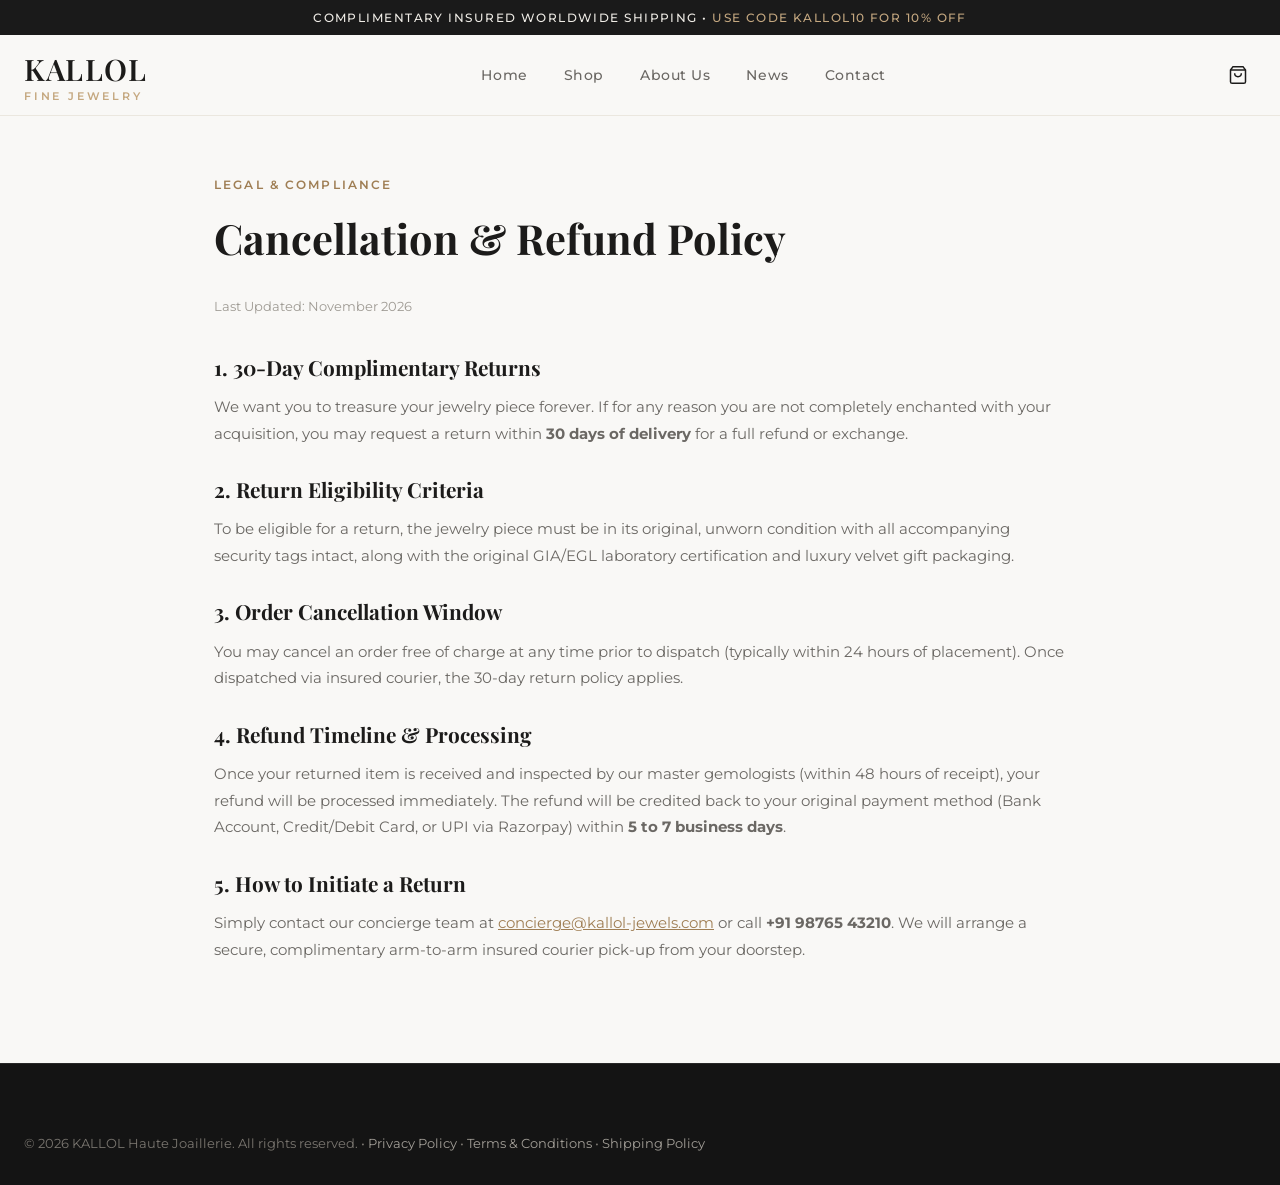
<file: refund-policy.html>
<!DOCTYPE html>
<html lang="en">
<head>
  <meta charset="UTF-8">
  <meta name="viewport" content="width=device-width, initial-scale=1.0">
  <title>Cancellation & Refund Policy | KALLOL Haute Joaillerie</title>
  <link rel="stylesheet" href="css/style.css">
  <link rel="icon" href="data:image/svg+xml,<svg xmlns='http://www.w3.org/2000/svg' viewBox='0 0 100 100'><text y='.9em' font-size='90'>💎</text></svg>">
</head>
<body>
  <div class="top-bar">
    Complimentary Insured Worldwide Shipping &bull; <span>Use code KALLOL10 for 10% Off</span>
  </div>

  <header class="header">
    <div class="container nav-container">
      <a href="index.html" class="brand-logo">
        KALLOL
        <span>Fine Jewelry</span>
      </a>
      <nav>
        <ul class="nav-links">
          <li><a href="index.html">Home</a></li>
          <li><a href="shop.html">Shop</a></li>
          <li><a href="about.html">About Us</a></li>
          <li><a href="news.html">News</a></li>
          <li><a href="contact.html">Contact</a></li>
        </ul>
      </nav>
      <div class="nav-actions">
        <a href="checkout.html" class="icon-btn" title="Shopping Bag">
          <svg width="20" height="20" viewBox="0 0 24 24" fill="none" stroke="currentColor" stroke-width="1.8">
            <path d="M6 2L3 6v14a2 2 0 0 0 2 2h14a2 2 0 0 0 2-2V6l-3-4z"></path>
            <line x1="3" y1="6" x2="21" y2="6"></line>
            <path d="M16 10a4 4 0 0 1-8 0"></path>
          </svg>
        </a>
      </div>
    </div>
  </header>

  <main class="container" style="padding: 60px 24px 100px; max-width: 900px;">
    <span class="section-tag">Legal & Compliance</span>
    <h1 class="serif" style="font-size: 2.6rem; margin-bottom: 24px;">Cancellation & Refund Policy</h1>
    <div style="font-size: 0.82rem; color: var(--text-muted); margin-bottom: 32px;">Last Updated: November 2026</div>

    <div style="font-size: 0.92rem; line-height: 1.8; color: var(--text-secondary); display: flex; flex-direction: column; gap: 24px;">
      <section>
        <h2 class="serif" style="font-size: 1.3rem; color: var(--text-primary); margin-bottom: 8px;">1. 30-Day Complimentary Returns</h2>
        <p>We want you to treasure your jewelry piece forever. If for any reason you are not completely enchanted with your acquisition, you may request a return within <strong>30 days of delivery</strong> for a full refund or exchange.</p>
      </section>

      <section>
        <h2 class="serif" style="font-size: 1.3rem; color: var(--text-primary); margin-bottom: 8px;">2. Return Eligibility Criteria</h2>
        <p>To be eligible for a return, the jewelry piece must be in its original, unworn condition with all accompanying security tags intact, along with the original GIA/EGL laboratory certification and luxury velvet gift packaging.</p>
      </section>

      <section>
        <h2 class="serif" style="font-size: 1.3rem; color: var(--text-primary); margin-bottom: 8px;">3. Order Cancellation Window</h2>
        <p>You may cancel an order free of charge at any time prior to dispatch (typically within 24 hours of placement). Once dispatched via insured courier, the 30-day return policy applies.</p>
      </section>

      <section>
        <h2 class="serif" style="font-size: 1.3rem; color: var(--text-primary); margin-bottom: 8px;">4. Refund Timeline & Processing</h2>
        <p>Once your returned item is received and inspected by our master gemologists (within 48 hours of receipt), your refund will be processed immediately. The refund will be credited back to your original payment method (Bank Account, Credit/Debit Card, or UPI via Razorpay) within <strong>5 to 7 business days</strong>.</p>
      </section>

      <section>
        <h2 class="serif" style="font-size: 1.3rem; color: var(--text-primary); margin-bottom: 8px;">5. How to Initiate a Return</h2>
        <p>Simply contact our concierge team at <a href="mailto:concierge@kallol-jewels.com" style="color: var(--accent-gold-dark); text-decoration: underline;">concierge@kallol-jewels.com</a> or call <strong>+91 98765 43210</strong>. We will arrange a secure, complimentary arm-to-arm insured courier pick-up from your doorstep.</p>
      </section>
    </div>
  </main>

  <footer class="site-footer">
    <div class="container text-center" style="font-size: 0.8rem; color: #7A7670;">
      &copy; 2026 KALLOL Haute Joaillerie. All rights reserved. &bull; <a href="privacy-policy.html" style="color: #A39F98;">Privacy Policy</a> &bull; <a href="terms-and-conditions.html" style="color: #A39F98;">Terms & Conditions</a> &bull; <a href="shipping-policy.html" style="color: #A39F98;">Shipping Policy</a>
    </div>
  </footer>
</body>
</html>
</file>
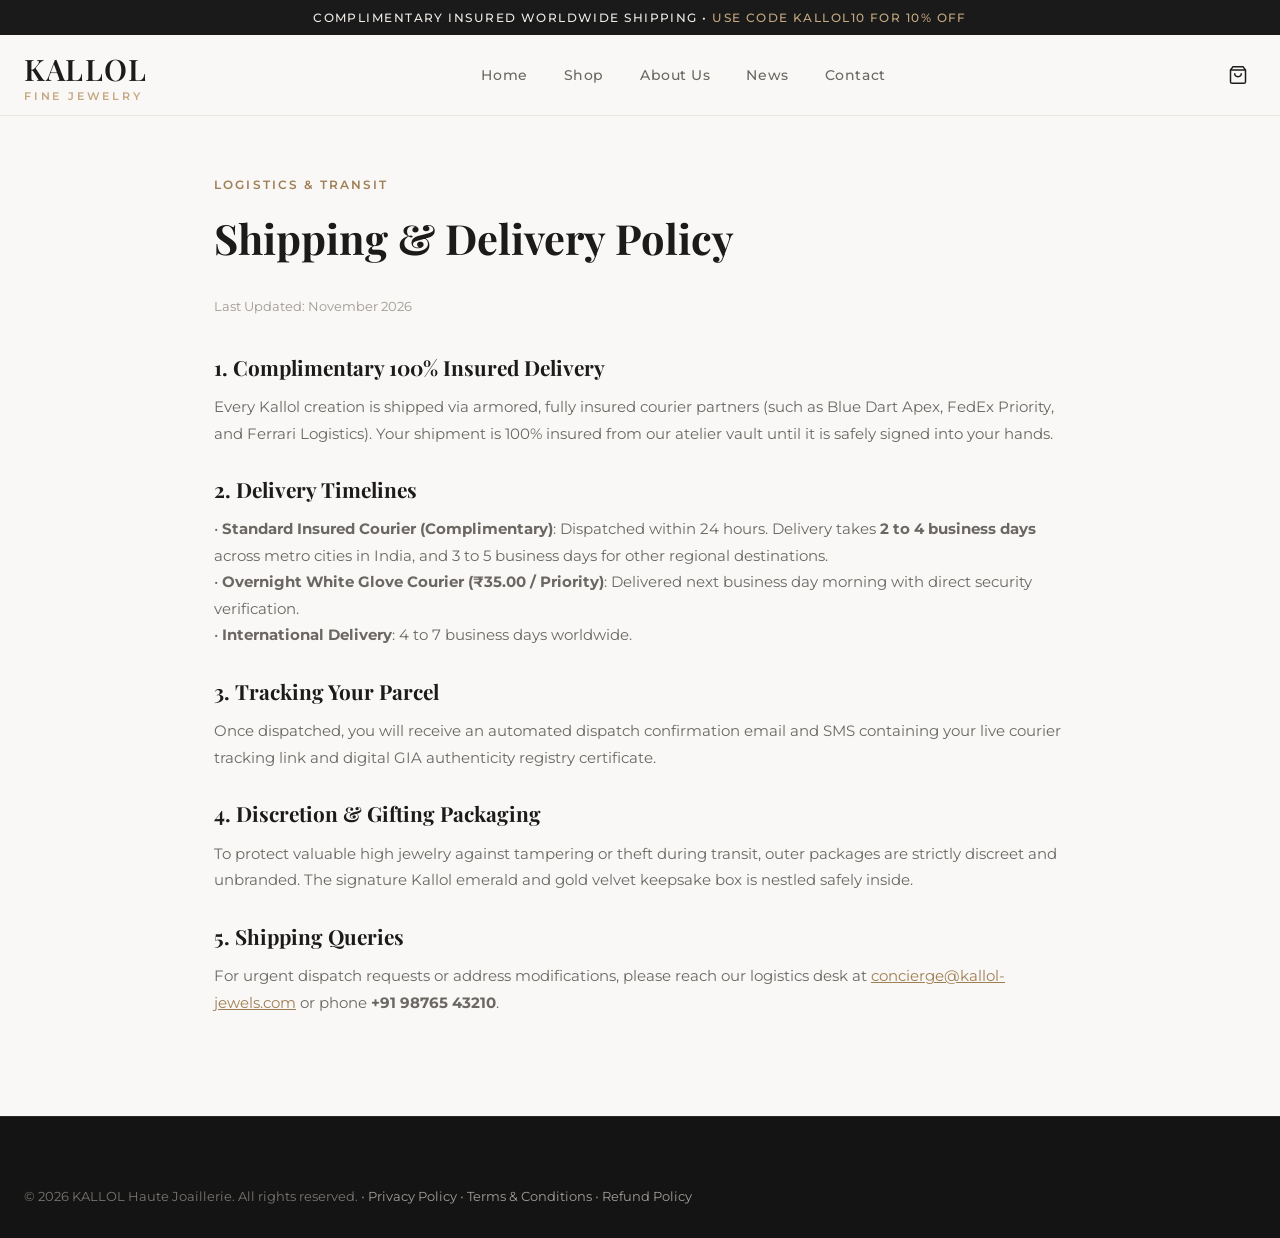
<file: shipping-policy.html>
<!DOCTYPE html>
<html lang="en">
<head>
  <meta charset="UTF-8">
  <meta name="viewport" content="width=device-width, initial-scale=1.0">
  <title>Shipping & Delivery Policy | KALLOL Haute Joaillerie</title>
  <link rel="stylesheet" href="css/style.css">
  <link rel="icon" href="data:image/svg+xml,<svg xmlns='http://www.w3.org/2000/svg' viewBox='0 0 100 100'><text y='.9em' font-size='90'>💎</text></svg>">
</head>
<body>
  <div class="top-bar">
    Complimentary Insured Worldwide Shipping &bull; <span>Use code KALLOL10 for 10% Off</span>
  </div>

  <header class="header">
    <div class="container nav-container">
      <a href="index.html" class="brand-logo">
        KALLOL
        <span>Fine Jewelry</span>
      </a>
      <nav>
        <ul class="nav-links">
          <li><a href="index.html">Home</a></li>
          <li><a href="shop.html">Shop</a></li>
          <li><a href="about.html">About Us</a></li>
          <li><a href="news.html">News</a></li>
          <li><a href="contact.html">Contact</a></li>
        </ul>
      </nav>
      <div class="nav-actions">
        <a href="checkout.html" class="icon-btn" title="Shopping Bag">
          <svg width="20" height="20" viewBox="0 0 24 24" fill="none" stroke="currentColor" stroke-width="1.8">
            <path d="M6 2L3 6v14a2 2 0 0 0 2 2h14a2 2 0 0 0 2-2V6l-3-4z"></path>
            <line x1="3" y1="6" x2="21" y2="6"></line>
            <path d="M16 10a4 4 0 0 1-8 0"></path>
          </svg>
        </a>
      </div>
    </div>
  </header>

  <main class="container" style="padding: 60px 24px 100px; max-width: 900px;">
    <span class="section-tag">Logistics & Transit</span>
    <h1 class="serif" style="font-size: 2.6rem; margin-bottom: 24px;">Shipping & Delivery Policy</h1>
    <div style="font-size: 0.82rem; color: var(--text-muted); margin-bottom: 32px;">Last Updated: November 2026</div>

    <div style="font-size: 0.92rem; line-height: 1.8; color: var(--text-secondary); display: flex; flex-direction: column; gap: 24px;">
      <section>
        <h2 class="serif" style="font-size: 1.3rem; color: var(--text-primary); margin-bottom: 8px;">1. Complimentary 100% Insured Delivery</h2>
        <p>Every Kallol creation is shipped via armored, fully insured courier partners (such as Blue Dart Apex, FedEx Priority, and Ferrari Logistics). Your shipment is 100% insured from our atelier vault until it is safely signed into your hands.</p>
      </section>

      <section>
        <h2 class="serif" style="font-size: 1.3rem; color: var(--text-primary); margin-bottom: 8px;">2. Delivery Timelines</h2>
        <p>
          &bull; <strong>Standard Insured Courier (Complimentary)</strong>: Dispatched within 24 hours. Delivery takes <strong>2 to 4 business days</strong> across metro cities in India, and 3 to 5 business days for other regional destinations.<br>
          &bull; <strong>Overnight White Glove Courier (₹35.00 / Priority)</strong>: Delivered next business day morning with direct security verification.<br>
          &bull; <strong>International Delivery</strong>: 4 to 7 business days worldwide.
        </p>
      </section>

      <section>
        <h2 class="serif" style="font-size: 1.3rem; color: var(--text-primary); margin-bottom: 8px;">3. Tracking Your Parcel</h2>
        <p>Once dispatched, you will receive an automated dispatch confirmation email and SMS containing your live courier tracking link and digital GIA authenticity registry certificate.</p>
      </section>

      <section>
        <h2 class="serif" style="font-size: 1.3rem; color: var(--text-primary); margin-bottom: 8px;">4. Discretion & Gifting Packaging</h2>
        <p>To protect valuable high jewelry against tampering or theft during transit, outer packages are strictly discreet and unbranded. The signature Kallol emerald and gold velvet keepsake box is nestled safely inside.</p>
      </section>

      <section>
        <h2 class="serif" style="font-size: 1.3rem; color: var(--text-primary); margin-bottom: 8px;">5. Shipping Queries</h2>
        <p>For urgent dispatch requests or address modifications, please reach our logistics desk at <a href="mailto:concierge@kallol-jewels.com" style="color: var(--accent-gold-dark); text-decoration: underline;">concierge@kallol-jewels.com</a> or phone <strong>+91 98765 43210</strong>.</p>
      </section>
    </div>
  </main>

  <footer class="site-footer">
    <div class="container text-center" style="font-size: 0.8rem; color: #7A7670;">
      &copy; 2026 KALLOL Haute Joaillerie. All rights reserved. &bull; <a href="privacy-policy.html" style="color: #A39F98;">Privacy Policy</a> &bull; <a href="terms-and-conditions.html" style="color: #A39F98;">Terms & Conditions</a> &bull; <a href="refund-policy.html" style="color: #A39F98;">Refund Policy</a>
    </div>
  </footer>
</body>
</html>
</file>
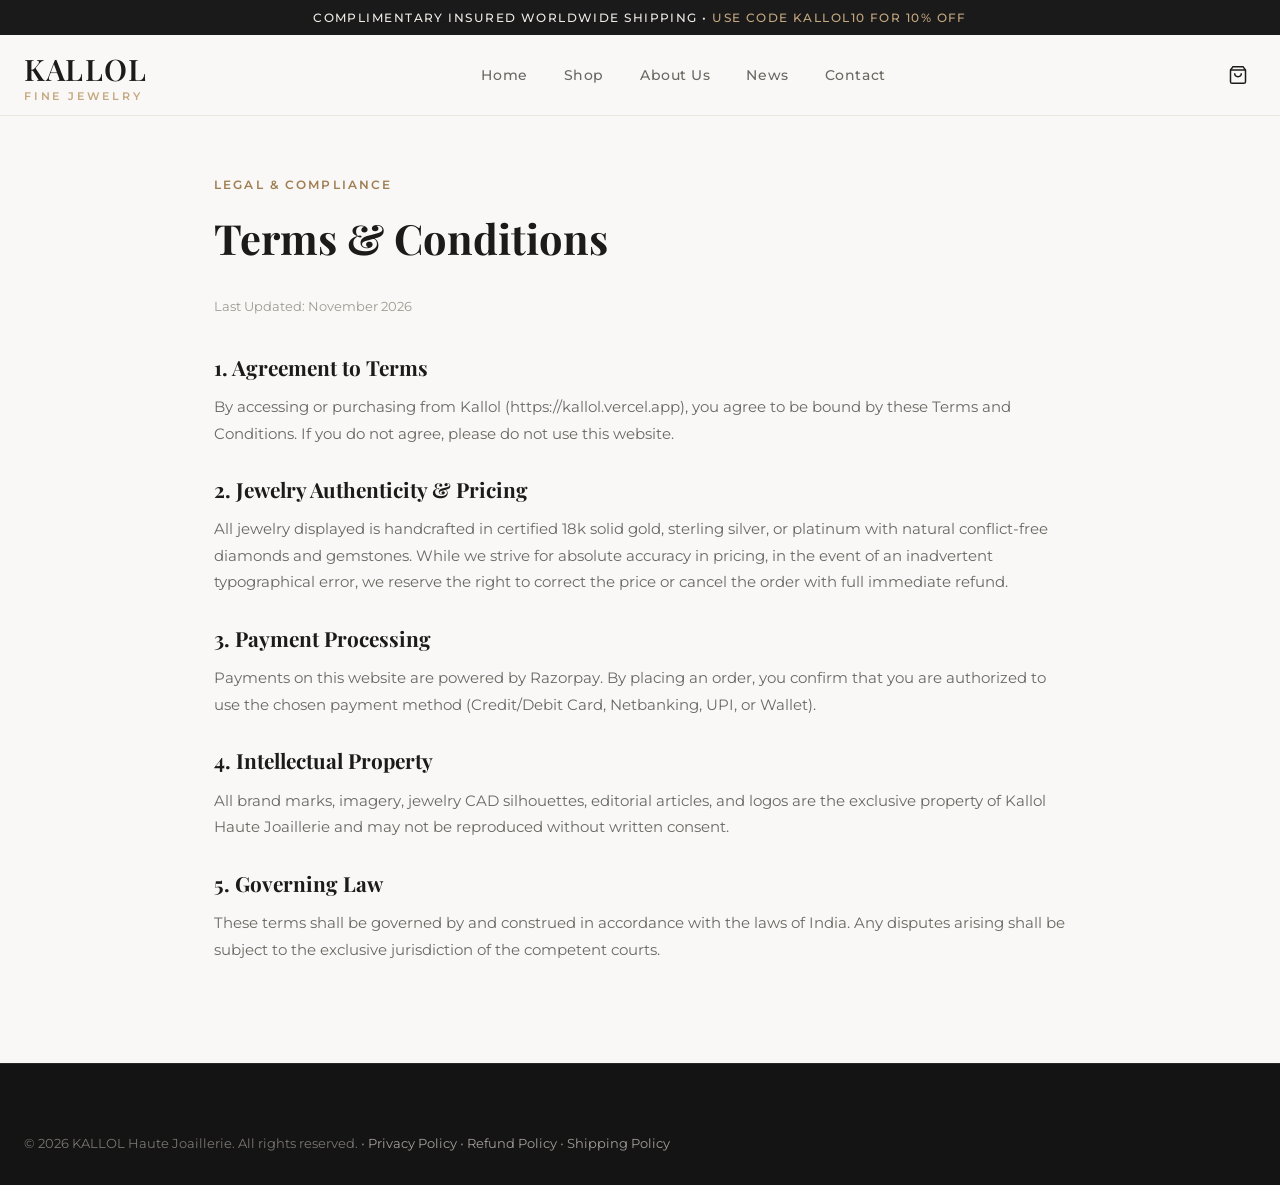
<file: terms-and-conditions.html>
<!DOCTYPE html>
<html lang="en">
<head>
  <meta charset="UTF-8">
  <meta name="viewport" content="width=device-width, initial-scale=1.0">
  <title>Terms & Conditions | KALLOL Haute Joaillerie</title>
  <link rel="stylesheet" href="css/style.css">
  <link rel="icon" href="data:image/svg+xml,<svg xmlns='http://www.w3.org/2000/svg' viewBox='0 0 100 100'><text y='.9em' font-size='90'>💎</text></svg>">
</head>
<body>
  <div class="top-bar">
    Complimentary Insured Worldwide Shipping &bull; <span>Use code KALLOL10 for 10% Off</span>
  </div>

  <header class="header">
    <div class="container nav-container">
      <a href="index.html" class="brand-logo">
        KALLOL
        <span>Fine Jewelry</span>
      </a>
      <nav>
        <ul class="nav-links">
          <li><a href="index.html">Home</a></li>
          <li><a href="shop.html">Shop</a></li>
          <li><a href="about.html">About Us</a></li>
          <li><a href="news.html">News</a></li>
          <li><a href="contact.html">Contact</a></li>
        </ul>
      </nav>
      <div class="nav-actions">
        <a href="checkout.html" class="icon-btn" title="Shopping Bag">
          <svg width="20" height="20" viewBox="0 0 24 24" fill="none" stroke="currentColor" stroke-width="1.8">
            <path d="M6 2L3 6v14a2 2 0 0 0 2 2h14a2 2 0 0 0 2-2V6l-3-4z"></path>
            <line x1="3" y1="6" x2="21" y2="6"></line>
            <path d="M16 10a4 4 0 0 1-8 0"></path>
          </svg>
        </a>
      </div>
    </div>
  </header>

  <main class="container" style="padding: 60px 24px 100px; max-width: 900px;">
    <span class="section-tag">Legal & Compliance</span>
    <h1 class="serif" style="font-size: 2.6rem; margin-bottom: 24px;">Terms & Conditions</h1>
    <div style="font-size: 0.82rem; color: var(--text-muted); margin-bottom: 32px;">Last Updated: November 2026</div>

    <div style="font-size: 0.92rem; line-height: 1.8; color: var(--text-secondary); display: flex; flex-direction: column; gap: 24px;">
      <section>
        <h2 class="serif" style="font-size: 1.3rem; color: var(--text-primary); margin-bottom: 8px;">1. Agreement to Terms</h2>
        <p>By accessing or purchasing from Kallol (https://kallol.vercel.app), you agree to be bound by these Terms and Conditions. If you do not agree, please do not use this website.</p>
      </section>

      <section>
        <h2 class="serif" style="font-size: 1.3rem; color: var(--text-primary); margin-bottom: 8px;">2. Jewelry Authenticity & Pricing</h2>
        <p>All jewelry displayed is handcrafted in certified 18k solid gold, sterling silver, or platinum with natural conflict-free diamonds and gemstones. While we strive for absolute accuracy in pricing, in the event of an inadvertent typographical error, we reserve the right to correct the price or cancel the order with full immediate refund.</p>
      </section>

      <section>
        <h2 class="serif" style="font-size: 1.3rem; color: var(--text-primary); margin-bottom: 8px;">3. Payment Processing</h2>
        <p>Payments on this website are powered by Razorpay. By placing an order, you confirm that you are authorized to use the chosen payment method (Credit/Debit Card, Netbanking, UPI, or Wallet).</p>
      </section>

      <section>
        <h2 class="serif" style="font-size: 1.3rem; color: var(--text-primary); margin-bottom: 8px;">4. Intellectual Property</h2>
        <p>All brand marks, imagery, jewelry CAD silhouettes, editorial articles, and logos are the exclusive property of Kallol Haute Joaillerie and may not be reproduced without written consent.</p>
      </section>

      <section>
        <h2 class="serif" style="font-size: 1.3rem; color: var(--text-primary); margin-bottom: 8px;">5. Governing Law</h2>
        <p>These terms shall be governed by and construed in accordance with the laws of India. Any disputes arising shall be subject to the exclusive jurisdiction of the competent courts.</p>
      </section>
    </div>
  </main>

  <footer class="site-footer">
    <div class="container text-center" style="font-size: 0.8rem; color: #7A7670;">
      &copy; 2026 KALLOL Haute Joaillerie. All rights reserved. &bull; <a href="privacy-policy.html" style="color: #A39F98;">Privacy Policy</a> &bull; <a href="refund-policy.html" style="color: #A39F98;">Refund Policy</a> &bull; <a href="shipping-policy.html" style="color: #A39F98;">Shipping Policy</a>
    </div>
  </footer>
</body>
</html>
</file>
<file: css/style.css>
/* 
  Kallol Luxury Jewels - Design System & Stylesheet
  Inspired by haute joaillerie editorial aesthetic & user template
*/

@import url('https://fonts.googleapis.com/css2?family=Cormorant+Garamond:ital,wght@0,300;0,400;0,500;0,600;0,700;1,400&family=Montserrat:wght@300;400;500;600;700&family=Playfair+Display:ital,wght@0,400;0,500;0,600;0,700;1,400&display=swap');

:root {
  --font-serif: 'Playfair Display', 'Cormorant Garamond', Georgia, serif;
  --font-editorial: 'Cormorant Garamond', Georgia, serif;
  --font-sans: 'Montserrat', -apple-system, BlinkMacSystemFont, "Segoe UI", Roboto, sans-serif;
  
  /* Color Palette */
  --bg-primary: #F9F8F6;
  --bg-card: #FFFFFF;
  --bg-secondary: #F3F1EC;
  --bg-dark: #121212;
  --text-primary: #1C1B1A;
  --text-secondary: #6B6864;
  --text-muted: #9E9A93;
  --border-light: #EBE7DF;
  --border-subtle: #E2DDD5;
  --accent-gold: #C5A880;
  --accent-gold-dark: #9F7E54;
  --accent-rose: #E5A68B;
  --badge-bg: #F4EFEB;
  --badge-text: #785A46;
  --shadow-sm: 0 2px 8px rgba(0, 0, 0, 0.04);
  --shadow-md: 0 8px 24px rgba(0, 0, 0, 0.06);
  --shadow-lg: 0 16px 40px rgba(0, 0, 0, 0.09);
  --radius-sm: 4px;
  --radius-md: 8px;
  --radius-lg: 16px;
  --transition: all 0.28s cubic-bezier(0.16, 1, 0.3, 1);
}

*, *::before, *::after {
  box-sizing: border-box;
  margin: 0;
  padding: 0;
}

html {
  scroll-behavior: smooth;
  font-size: 16px;
}

body {
  font-family: var(--font-sans);
  background-color: var(--bg-primary);
  color: var(--text-primary);
  line-height: 1.6;
  -webkit-font-smoothing: antialiased;
  overflow-x: hidden;
}

img {
  max-width: 100%;
  display: block;
}

button, input, select {
  font-family: inherit;
}

a {
  color: inherit;
  text-decoration: none;
}

/* Utilities */
.container {
  max-width: 1280px;
  margin: 0 auto;
  padding: 0 24px;
}

.serif {
  font-family: var(--font-serif);
}

/* Announcement Top Bar */
.top-bar {
  background-color: #1A1A1A;
  color: #EFECE6;
  font-size: 0.75rem;
  letter-spacing: 0.12em;
  text-transform: uppercase;
  padding: 8px 16px;
  text-align: center;
  font-weight: 500;
}

.top-bar span {
  color: var(--accent-gold);
}

/* Header & Navigation */
.header {
  position: sticky;
  top: 0;
  background-color: rgba(249, 248, 246, 0.96);
  backdrop-filter: blur(12px);
  z-index: 100;
  border-bottom: 1px solid var(--border-light);
  transition: var(--transition);
}

.nav-container {
  display: flex;
  align-items: center;
  justify-content: space-between;
  height: 80px;
}

.brand-logo {
  font-family: var(--font-serif);
  font-size: 1.85rem;
  font-weight: 600;
  letter-spacing: 0.04em;
  color: var(--text-primary);
  position: relative;
}

.brand-logo span {
  font-size: 0.7rem;
  display: block;
  font-family: var(--font-sans);
  letter-spacing: 0.25em;
  text-transform: uppercase;
  color: var(--accent-gold);
  margin-top: -4px;
}

.nav-links {
  display: flex;
  align-items: center;
  gap: 36px;
  list-style: none;
}

.nav-links a {
  font-size: 0.88rem;
  font-weight: 500;
  color: var(--text-secondary);
  letter-spacing: 0.04em;
  position: relative;
  transition: var(--transition);
}

.nav-links a:hover,
.nav-links a.active {
  color: var(--text-primary);
}

.nav-links a.active::after {
  content: '';
  position: absolute;
  bottom: -6px;
  left: 0;
  width: 100%;
  height: 1.5px;
  background-color: var(--text-primary);
}

.nav-actions {
  display: flex;
  align-items: center;
  gap: 16px;
}

.icon-btn {
  background: none;
  border: none;
  cursor: pointer;
  padding: 8px;
  display: flex;
  align-items: center;
  justify-content: center;
  color: var(--text-primary);
  position: relative;
  transition: var(--transition);
  border-radius: 50%;
}

.icon-btn:hover {
  background-color: var(--border-light);
  transform: translateY(-1px);
}

.badge-count {
  position: absolute;
  top: 2px;
  right: 2px;
  background-color: var(--text-primary);
  color: #FFF;
  font-size: 0.65rem;
  font-weight: 600;
  width: 18px;
  height: 18px;
  border-radius: 50%;
  display: flex;
  align-items: center;
  justify-content: center;
}

.mobile-menu-btn {
  display: none;
}

/* =========================================
   Hero Section - Matched to Template
   ========================================= */
.hero-section {
  padding: 40px 0 60px;
}

.hero-grid {
  display: grid;
  grid-template-columns: 240px 1fr 480px;
  gap: 32px;
  align-items: center;
}

.hero-thumb-col {
  border-radius: var(--radius-sm);
  overflow: hidden;
  box-shadow: var(--shadow-sm);
}

.hero-thumb-col img {
  width: 100%;
  height: 380px;
  object-fit: cover;
  transition: transform 0.6s ease;
}

.hero-thumb-col:hover img {
  transform: scale(1.04);
}

.hero-content {
  padding: 0 16px;
}

.hero-title {
  font-family: var(--font-serif);
  font-size: 3.5rem;
  line-height: 1.15;
  font-weight: 500;
  letter-spacing: -0.01em;
  color: var(--text-primary);
  margin-bottom: 28px;
}

.hero-btn {
  display: inline-block;
  background-color: #121212;
  color: #FFFFFF;
  font-size: 0.78rem;
  font-weight: 600;
  letter-spacing: 0.16em;
  text-transform: uppercase;
  padding: 15px 36px;
  border-radius: 2px;
  border: 1px solid #121212;
  transition: var(--transition);
  cursor: pointer;
}

.hero-btn:hover {
  background-color: transparent;
  color: #121212;
}

.hero-model-col {
  border-radius: var(--radius-sm);
  overflow: hidden;
  box-shadow: var(--shadow-md);
  position: relative;
}

.hero-model-col img {
  width: 100%;
  height: 480px;
  object-fit: cover;
  transition: transform 0.6s ease;
}

.hero-model-col:hover img {
  transform: scale(1.03);
}

.hero-floating-badge {
  position: absolute;
  bottom: 24px;
  left: 24px;
  background-color: rgba(255, 255, 255, 0.92);
  backdrop-filter: blur(8px);
  padding: 12px 20px;
  border-radius: var(--radius-sm);
  box-shadow: var(--shadow-sm);
  font-size: 0.75rem;
  letter-spacing: 0.08em;
  text-transform: uppercase;
  font-weight: 600;
  color: var(--text-primary);
}

/* =========================================
   Section Common
   ========================================= */
.section-header {
  display: flex;
  align-items: baseline;
  justify-content: space-between;
  margin-bottom: 32px;
}

.section-title {
  font-family: var(--font-serif);
  font-size: 2.3rem;
  font-weight: 500;
  color: var(--text-primary);
}

.view-all-link {
  font-size: 0.85rem;
  font-weight: 500;
  color: var(--text-secondary);
  display: inline-flex;
  align-items: center;
  gap: 6px;
  transition: var(--transition);
}

.view-all-link:hover {
  color: var(--text-primary);
  transform: translateX(4px);
}

/* =========================================
   Best Selling Products Grid - Matched
   ========================================= */
.products-section {
  padding: 50px 0 80px;
}

.products-grid {
  display: grid;
  grid-template-columns: repeat(3, 1fr);
  gap: 28px;
}

.product-card {
  background-color: var(--bg-card);
  border-radius: var(--radius-sm);
  padding: 24px;
  transition: var(--transition);
  position: relative;
  display: flex;
  flex-direction: column;
  border: 1px solid transparent;
}

.product-card:hover {
  border-color: var(--border-light);
  box-shadow: var(--shadow-md);
  transform: translateY(-4px);
}

.card-top {
  display: flex;
  align-items: center;
  justify-content: space-between;
  margin-bottom: 12px;
}

.card-rating {
  display: flex;
  align-items: center;
  gap: 4px;
  font-size: 0.75rem;
  color: var(--text-secondary);
  font-weight: 500;
}

.card-rating svg {
  color: #000000;
  fill: #000000;
}

.wishlist-toggle {
  background: none;
  border: none;
  cursor: pointer;
  padding: 4px;
  color: var(--text-primary);
  transition: var(--transition);
}

.wishlist-toggle:hover {
  transform: scale(1.15);
}

.wishlist-toggle.active svg {
  fill: #1A1A1A;
  stroke: #1A1A1A;
}

.product-img-wrap {
  width: 100%;
  height: 240px;
  display: flex;
  align-items: center;
  justify-content: center;
  margin: 10px 0 20px;
  position: relative;
  overflow: hidden;
  cursor: pointer;
}

.product-img-wrap img {
  max-width: 90%;
  max-height: 90%;
  object-fit: contain;
  transition: transform 0.5s ease;
}

.product-card:hover .product-img-wrap img {
  transform: scale(1.08);
}

.product-img-wrap svg.ring-vector {
  width: 90%;
  height: 90%;
  transition: transform 0.5s ease;
}

.product-card:hover .product-img-wrap svg.ring-vector {
  transform: scale(1.06);
}

.card-actions-hover {
  position: absolute;
  bottom: 10px;
  left: 0;
  width: 100%;
  display: flex;
  gap: 8px;
  padding: 0 12px;
  opacity: 0;
  transform: translateY(10px);
  transition: var(--transition);
}

.product-card:hover .card-actions-hover {
  opacity: 1;
  transform: translateY(0);
}

.quick-btn {
  flex: 1;
  padding: 8px 12px;
  font-size: 0.72rem;
  font-weight: 600;
  letter-spacing: 0.05em;
  text-transform: uppercase;
  border: 1px solid #1A1A1A;
  background-color: #1A1A1A;
  color: #FFF;
  cursor: pointer;
  border-radius: 2px;
  transition: var(--transition);
}

.quick-btn:hover {
  background-color: transparent;
  color: #1A1A1A;
}

.quick-btn.secondary {
  background-color: rgba(255, 255, 255, 0.95);
  color: #1A1A1A;
  border-color: var(--border-subtle);
}

.quick-btn.secondary:hover {
  background-color: #1A1A1A;
  color: #FFF;
}

.product-info {
  margin-top: auto;
}

.product-title {
  font-family: var(--font-serif);
  font-size: 1.15rem;
  font-weight: 500;
  color: var(--text-primary);
  margin-bottom: 4px;
  cursor: pointer;
}

.product-title:hover {
  color: var(--accent-gold-dark);
}

.product-vendor {
  font-size: 0.75rem;
  color: var(--text-muted);
  margin-bottom: 8px;
}

.product-price-row {
  display: flex;
  align-items: center;
  justify-content: space-between;
}

.product-price {
  font-size: 0.95rem;
  font-weight: 600;
  color: var(--text-primary);
}

.stock-tag {
  font-size: 0.68rem;
  padding: 2px 6px;
  background-color: var(--badge-bg);
  color: var(--badge-text);
  border-radius: 2px;
  font-weight: 500;
}

.stock-tag.low {
  background-color: #FDF2E9;
  color: #C0392B;
}

/* =========================================
   Two-Column Editorial Showcase (Right side of template)
   ========================================= */
.editorial-showcase-section {
  padding: 70px 0;
  background-color: #FAF9F7;
  border-top: 1px solid var(--border-light);
  border-bottom: 1px solid var(--border-light);
}

.showcase-grid {
  display: grid;
  grid-template-columns: 1fr 1fr;
  gap: 56px;
  align-items: center;
}

.necklace-content-col {
  padding-right: 20px;
}

.necklace-category-heading {
  font-family: var(--font-serif);
  font-size: 3rem;
  font-weight: 500;
  color: var(--text-primary);
  margin-bottom: 20px;
}

.necklace-editorial-p {
  font-size: 0.92rem;
  line-height: 1.8;
  color: var(--text-secondary);
  margin-bottom: 30px;
  max-width: 480px;
}

.shop-all-arrow-btn {
  display: inline-flex;
  align-items: center;
  gap: 8px;
  font-size: 0.78rem;
  letter-spacing: 0.14em;
  font-weight: 600;
  text-transform: uppercase;
  color: var(--text-primary);
  border-bottom: 1px solid var(--text-primary);
  padding-bottom: 4px;
  margin-bottom: 44px;
  transition: var(--transition);
}

.shop-all-arrow-btn:hover {
  letter-spacing: 0.18em;
  color: var(--accent-gold-dark);
  border-color: var(--accent-gold-dark);
}

/* Featured Mini Card matching template */
.spotlight-mini-card {
  display: flex;
  align-items: center;
  gap: 20px;
  background-color: #FFFFFF;
  border-radius: var(--radius-sm);
  padding: 16px 20px;
  border: 1px solid var(--border-light);
  box-shadow: var(--shadow-sm);
  max-width: 360px;
  position: relative;
}

.spotlight-mini-thumb {
  width: 80px;
  height: 80px;
  object-fit: contain;
  flex-shrink: 0;
}

.spotlight-mini-details {
  flex: 1;
}

.spotlight-mini-title {
  font-family: var(--font-serif);
  font-size: 0.95rem;
  font-weight: 600;
  margin-bottom: 2px;
}

.spotlight-mini-by {
  font-size: 0.72rem;
  color: var(--text-muted);
  margin-bottom: 6px;
}

.spotlight-mini-price {
  font-size: 0.88rem;
  font-weight: 700;
  color: var(--text-primary);
}

.spotlight-wishlist {
  background: none;
  border: none;
  cursor: pointer;
  color: var(--text-primary);
}

.necklace-image-col {
  border-radius: var(--radius-sm);
  overflow: hidden;
  box-shadow: var(--shadow-lg);
}

.necklace-image-col img {
  width: 100%;
  height: 580px;
  object-fit: cover;
  transition: transform 0.6s ease;
}

.necklace-image-col:hover img {
  transform: scale(1.02);
}

/* =========================================
   Interactive Specifications Accordion Section (Template bottom right)
   ========================================= */
.specifications-section {
  padding: 80px 0;
  background-color: #FFFFFF;
}

.spec-title-center {
  font-family: var(--font-serif);
  font-size: 2.6rem;
  font-weight: 500;
  text-align: center;
  margin-bottom: 48px;
}

.accordion-container {
  max-width: 900px;
  margin: 0 auto;
  border-top: 1px solid var(--border-light);
}

.accordion-item {
  border-bottom: 1px solid var(--border-light);
}

.accordion-header {
  width: 100%;
  display: flex;
  align-items: center;
  justify-content: space-between;
  padding: 24px 8px;
  background: none;
  border: none;
  cursor: pointer;
  text-align: left;
  transition: var(--transition);
}

.accordion-header:hover {
  background-color: #FAF9F7;
}

.accordion-num-title {
  display: flex;
  align-items: center;
  gap: 40px;
}

.acc-num {
  font-size: 0.78rem;
  color: var(--text-muted);
  font-weight: 500;
  width: 24px;
}

.acc-title {
  font-family: var(--font-serif);
  font-size: 1.25rem;
  font-weight: 500;
  color: var(--text-primary);
}

.acc-icon {
  width: 24px;
  height: 24px;
  border-radius: 50%;
  border: 1px solid var(--text-primary);
  display: flex;
  align-items: center;
  justify-content: center;
  font-size: 1rem;
  font-weight: 400;
  line-height: 1;
  transition: var(--transition);
}

.accordion-item.active .acc-icon {
  background-color: var(--text-primary);
  color: #FFF;
}

.accordion-body {
  max-height: 0;
  overflow: hidden;
  transition: max-height 0.35s ease;
  padding: 0 8px;
}

.accordion-item.active .accordion-body {
  max-height: 600px;
  padding: 16px 8px 36px;
}

.specs-expanded-layout {
  display: grid;
  grid-template-columns: 260px 1fr;
  gap: 40px;
  align-items: center;
}

.specs-preview-img {
  width: 100%;
  max-width: 240px;
  height: auto;
  margin: 0 auto;
  display: block;
  filter: drop-shadow(0 12px 18px rgba(0,0,0,0.08));
}

.specs-table {
  width: 100%;
  border-collapse: collapse;
}

.specs-table tr {
  border-bottom: 1px solid var(--border-light);
}

.specs-table tr:last-child {
  border-bottom: none;
}

.specs-table td {
  padding: 12px 0;
  font-size: 0.88rem;
}

.specs-table td.spec-key {
  color: var(--text-muted);
  font-weight: 500;
  width: 38%;
}

.specs-table td.spec-val {
  color: var(--text-primary);
  font-weight: 500;
}

.simple-accordion-content {
  font-size: 0.92rem;
  color: var(--text-secondary);
  line-height: 1.8;
  padding: 10px 0;
}

/* =========================================
   Live Inventory & Full Catalog Section
   ========================================= */
.inventory-hub-section {
  padding: 80px 0;
  background-color: #FAF9F6;
  border-top: 1px solid var(--border-light);
}

.inventory-stats-bar {
  display: grid;
  grid-template-columns: repeat(4, 1fr);
  gap: 20px;
  margin-bottom: 40px;
}

.stat-box {
  background-color: #FFFFFF;
  border: 1px solid var(--border-light);
  border-radius: var(--radius-sm);
  padding: 20px;
  text-align: center;
  box-shadow: var(--shadow-sm);
}

.stat-num {
  font-family: var(--font-serif);
  font-size: 2.2rem;
  font-weight: 600;
  color: var(--text-primary);
}

.stat-label {
  font-size: 0.72rem;
  text-transform: uppercase;
  letter-spacing: 0.1em;
  color: var(--text-muted);
  margin-top: 4px;
}

.inventory-controls {
  display: flex;
  flex-wrap: wrap;
  align-items: center;
  justify-content: space-between;
  gap: 16px;
  margin-bottom: 32px;
  padding-bottom: 24px;
  border-bottom: 1px solid var(--border-light);
}

.category-pills {
  display: flex;
  flex-wrap: wrap;
  gap: 8px;
}

.cat-pill {
  background-color: #FFFFFF;
  border: 1px solid var(--border-light);
  padding: 8px 18px;
  font-size: 0.78rem;
  letter-spacing: 0.05em;
  font-weight: 500;
  cursor: pointer;
  border-radius: 20px;
  transition: var(--transition);
}

.cat-pill:hover,
.cat-pill.active {
  background-color: #1A1A1A;
  color: #FFFFFF;
  border-color: #1A1A1A;
}

.filter-sort-controls {
  display: flex;
  align-items: center;
  gap: 12px;
}

.filter-select {
  padding: 8px 14px;
  border: 1px solid var(--border-light);
  background-color: #FFFFFF;
  font-size: 0.8rem;
  border-radius: 4px;
  color: var(--text-primary);
  outline: none;
  cursor: pointer;
}

/* =========================================
   Slide-out Drawers (Cart & Wishlist)
   ========================================= */
.drawer-overlay {
  position: fixed;
  inset: 0;
  background-color: rgba(0, 0, 0, 0.45);
  backdrop-filter: blur(4px);
  z-index: 200;
  opacity: 0;
  visibility: hidden;
  transition: var(--transition);
}

.drawer-overlay.open {
  opacity: 1;
  visibility: visible;
}

.drawer-panel {
  position: fixed;
  top: 0;
  right: -480px;
  width: 100%;
  max-width: 440px;
  height: 100%;
  background-color: #FFFFFF;
  z-index: 210;
  display: flex;
  flex-direction: column;
  transition: transform 0.35s cubic-bezier(0.16, 1, 0.3, 1);
  box-shadow: -10px 0 30px rgba(0,0,0,0.12);
}

.drawer-overlay.open .drawer-panel {
  transform: translateX(-480px);
}

.drawer-header {
  padding: 24px;
  border-bottom: 1px solid var(--border-light);
  display: flex;
  align-items: center;
  justify-content: space-between;
}

.drawer-title {
  font-family: var(--font-serif);
  font-size: 1.4rem;
  font-weight: 500;
}

.drawer-close {
  background: none;
  border: none;
  cursor: pointer;
  padding: 6px;
  color: var(--text-primary);
  font-size: 1.2rem;
}

.drawer-body {
  flex: 1;
  overflow-y: auto;
  padding: 24px;
}

.drawer-empty-state {
  text-align: center;
  padding: 60px 20px;
  color: var(--text-muted);
}

.drawer-empty-state svg {
  margin-bottom: 16px;
  color: var(--border-subtle);
}

.drawer-empty-state p {
  font-size: 0.9rem;
  margin-bottom: 20px;
}

.cart-item {
  display: flex;
  gap: 16px;
  padding-bottom: 20px;
  margin-bottom: 20px;
  border-bottom: 1px solid var(--border-light);
}

.cart-item-img {
  width: 72px;
  height: 72px;
  object-fit: contain;
  background-color: #FAF9F7;
  border-radius: 4px;
  padding: 4px;
}

.cart-item-info {
  flex: 1;
}

.cart-item-title {
  font-family: var(--font-serif);
  font-size: 0.95rem;
  font-weight: 500;
  margin-bottom: 2px;
}

.cart-item-meta {
  font-size: 0.72rem;
  color: var(--text-muted);
  margin-bottom: 8px;
}

.cart-item-controls {
  display: flex;
  align-items: center;
  justify-content: space-between;
}

.qty-counter {
  display: flex;
  align-items: center;
  border: 1px solid var(--border-light);
  border-radius: 2px;
}

.qty-btn {
  background: none;
  border: none;
  padding: 4px 8px;
  cursor: pointer;
  font-size: 0.8rem;
  color: var(--text-primary);
}

.qty-val {
  font-size: 0.8rem;
  padding: 0 8px;
  font-weight: 600;
}

.cart-item-price {
  font-weight: 600;
  font-size: 0.9rem;
}

.cart-item-remove {
  background: none;
  border: none;
  color: var(--text-muted);
  cursor: pointer;
  font-size: 0.72rem;
  text-decoration: underline;
  margin-top: 4px;
}

.cart-item-remove:hover {
  color: #C0392B;
}

.drawer-footer {
  padding: 24px;
  border-top: 1px solid var(--border-light);
  background-color: #FAF9F7;
}

.coupon-row {
  display: flex;
  gap: 8px;
  margin-bottom: 16px;
}

.coupon-input {
  flex: 1;
  padding: 10px 14px;
  border: 1px solid var(--border-light);
  background-color: #FFF;
  font-size: 0.8rem;
  outline: none;
  border-radius: 2px;
  text-transform: uppercase;
}

.coupon-btn {
  padding: 10px 16px;
  background-color: #1A1A1A;
  color: #FFF;
  border: none;
  font-size: 0.72rem;
  font-weight: 600;
  letter-spacing: 0.08em;
  cursor: pointer;
  border-radius: 2px;
}

.drawer-subtotal-row {
  display: flex;
  justify-content: space-between;
  margin-bottom: 8px;
  font-size: 0.88rem;
  color: var(--text-secondary);
}

.drawer-subtotal-row.total {
  font-size: 1.15rem;
  font-weight: 700;
  color: var(--text-primary);
  margin-top: 8px;
  padding-top: 8px;
  border-top: 1px dashed var(--border-subtle);
}

.checkout-btn {
  width: 100%;
  padding: 16px;
  background-color: #121212;
  color: #FFF;
  border: 1px solid #121212;
  font-size: 0.8rem;
  font-weight: 600;
  letter-spacing: 0.14em;
  text-transform: uppercase;
  cursor: pointer;
  border-radius: 2px;
  margin-top: 16px;
  transition: var(--transition);
}

.checkout-btn:hover {
  background-color: #333333;
}

/* =========================================
   Product Quick View Modal
   ========================================= */
.modal-overlay {
  position: fixed;
  inset: 0;
  background-color: rgba(0, 0, 0, 0.6);
  backdrop-filter: blur(6px);
  z-index: 300;
  display: flex;
  align-items: center;
  justify-content: center;
  padding: 20px;
  opacity: 0;
  visibility: hidden;
  transition: var(--transition);
}

.modal-overlay.open {
  opacity: 1;
  visibility: visible;
}

.modal-dialog {
  background-color: #FFFFFF;
  width: 100%;
  max-width: 900px;
  max-height: 90vh;
  border-radius: var(--radius-sm);
  overflow-y: auto;
  position: relative;
  box-shadow: var(--shadow-lg);
  transform: translateY(20px);
  transition: transform 0.3s ease;
}

.modal-overlay.open .modal-dialog {
  transform: translateY(0);
}

.modal-close-btn {
  position: absolute;
  top: 18px;
  right: 18px;
  background: #FAF9F7;
  border: none;
  width: 36px;
  height: 36px;
  border-radius: 50%;
  cursor: pointer;
  display: flex;
  align-items: center;
  justify-content: center;
  z-index: 10;
  transition: var(--transition);
}

.modal-close-btn:hover {
  background-color: #1A1A1A;
  color: #FFF;
}

.modal-grid {
  display: grid;
  grid-template-columns: 1fr 1fr;
}

.modal-gallery {
  background-color: #FAF9F7;
  padding: 40px;
  display: flex;
  align-items: center;
  justify-content: center;
  min-height: 420px;
}

.modal-gallery img,
.modal-gallery svg {
  max-width: 85%;
  max-height: 360px;
  object-fit: contain;
}

.modal-content {
  padding: 40px;
  display: flex;
  flex-direction: column;
}

.modal-vendor {
  font-size: 0.75rem;
  letter-spacing: 0.1em;
  text-transform: uppercase;
  color: var(--accent-gold-dark);
  font-weight: 600;
  margin-bottom: 6px;
}

.modal-title {
  font-family: var(--font-serif);
  font-size: 1.8rem;
  font-weight: 500;
  margin-bottom: 10px;
}

.modal-rating-row {
  display: flex;
  align-items: center;
  gap: 12px;
  font-size: 0.78rem;
  color: var(--text-secondary);
  margin-bottom: 16px;
}

.modal-price {
  font-size: 1.4rem;
  font-weight: 600;
  color: var(--text-primary);
  margin-bottom: 16px;
}

.modal-desc {
  font-size: 0.88rem;
  color: var(--text-secondary);
  line-height: 1.7;
  margin-bottom: 24px;
}

.modal-option-label {
  font-size: 0.75rem;
  font-weight: 600;
  letter-spacing: 0.08em;
  text-transform: uppercase;
  margin-bottom: 8px;
  display: block;
}

.size-selector {
  display: flex;
  gap: 8px;
  margin-bottom: 24px;
}

.size-pill {
  padding: 8px 14px;
  border: 1px solid var(--border-light);
  background: #FFF;
  font-size: 0.78rem;
  cursor: pointer;
  border-radius: 2px;
  transition: var(--transition);
}

.size-pill.active {
  background: #1A1A1A;
  color: #FFF;
  border-color: #1A1A1A;
}

.modal-btn-row {
  display: flex;
  gap: 12px;
  margin-top: auto;
}

/* =========================================
   Live Search Modal
   ========================================= */
.search-modal {
  position: fixed;
  inset: 0;
  background-color: rgba(249, 248, 246, 0.98);
  backdrop-filter: blur(12px);
  z-index: 350;
  padding: 40px 24px;
  opacity: 0;
  visibility: hidden;
  transition: var(--transition);
}

.search-modal.open {
  opacity: 1;
  visibility: visible;
}

.search-inner {
  max-width: 800px;
  margin: 40px auto 0;
}

.search-input-wrap {
  position: relative;
  border-bottom: 2px solid var(--text-primary);
  padding-bottom: 12px;
}

.search-input-wrap input {
  width: 100%;
  font-family: var(--font-serif);
  font-size: 2rem;
  background: none;
  border: none;
  outline: none;
  color: var(--text-primary);
}

.search-results-grid {
  margin-top: 36px;
  display: grid;
  grid-template-columns: repeat(3, 1fr);
  gap: 20px;
  max-height: 60vh;
  overflow-y: auto;
}

/* Toast Notifications */
.toast-container {
  position: fixed;
  bottom: 24px;
  right: 24px;
  z-index: 500;
  display: flex;
  flex-direction: column;
  gap: 10px;
}

.toast {
  background-color: #1A1A1A;
  color: #FFF;
  padding: 14px 22px;
  border-radius: 4px;
  font-size: 0.82rem;
  display: flex;
  align-items: center;
  gap: 12px;
  box-shadow: var(--shadow-lg);
  animation: slideInUp 0.3s ease;
}

@keyframes slideInUp {
  from { transform: translateY(20px); opacity: 0; }
  to { transform: translateY(0); opacity: 1; }
}

/* =========================================
   Footer
   ========================================= */
.site-footer {
  background-color: #141414;
  color: #E6E2DC;
  padding: 70px 0 30px;
  border-top: 1px solid #282828;
}

.footer-grid {
  display: grid;
  grid-template-columns: 2fr 1fr 1fr 1.5fr;
  gap: 48px;
  margin-bottom: 60px;
}

.footer-brand h3 {
  font-family: var(--font-serif);
  font-size: 1.8rem;
  letter-spacing: 0.05em;
  color: #FFFFFF;
  margin-bottom: 16px;
}

.footer-brand p {
  font-size: 0.86rem;
  color: #A39F98;
  line-height: 1.7;
  max-width: 320px;
}

.footer-col h4 {
  font-size: 0.78rem;
  letter-spacing: 0.15em;
  text-transform: uppercase;
  color: #FFFFFF;
  margin-bottom: 20px;
}

.footer-col ul {
  list-style: none;
}

.footer-col li {
  margin-bottom: 10px;
}

.footer-col a {
  font-size: 0.84rem;
  color: #A39F98;
  transition: var(--transition);
}

.footer-col a:hover {
  color: #FFFFFF;
}

.newsletter-box p {
  font-size: 0.84rem;
  color: #A39F98;
  margin-bottom: 16px;
}

.newsletter-form {
  display: flex;
}

.newsletter-form input {
  flex: 1;
  padding: 12px 14px;
  background-color: #222222;
  border: 1px solid #333333;
  color: #FFF;
  font-size: 0.8rem;
  outline: none;
}

.newsletter-form button {
  padding: 12px 20px;
  background-color: var(--accent-gold);
  border: 1px solid var(--accent-gold);
  color: #121212;
  font-weight: 600;
  font-size: 0.75rem;
  cursor: pointer;
  letter-spacing: 0.08em;
  text-transform: uppercase;
}

.footer-bottom {
  display: flex;
  align-items: center;
  justify-content: space-between;
  padding-top: 30px;
  border-top: 1px solid #282828;
  font-size: 0.75rem;
  color: #7A7670;
}

/* Responsive Breakpoints */
@media (max-width: 1024px) {
  .hero-grid {
    grid-template-columns: 1fr 1fr;
  }
  .hero-thumb-col {
    display: none;
  }
  .products-grid {
    grid-template-columns: repeat(2, 1fr);
  }
  .showcase-grid {
    grid-template-columns: 1fr;
    gap: 40px;
  }
  .footer-grid {
    grid-template-columns: 1fr 1fr;
  }
}

@media (max-width: 768px) {
  .nav-links {
    display: none;
  }
  .mobile-menu-btn {
    display: block;
  }
  .hero-grid {
    grid-template-columns: 1fr;
  }
  .hero-title {
    font-size: 2.5rem;
  }
  .products-grid {
    grid-template-columns: 1fr;
  }
  .specs-expanded-layout {
    grid-template-columns: 1fr;
  }
  .modal-grid {
    grid-template-columns: 1fr;
  }
  .inventory-stats-bar {
    grid-template-columns: repeat(2, 1fr);
  }
  .footer-grid {
    grid-template-columns: 1fr;
  }
  .footer-bottom {
    flex-direction: column;
    gap: 12px;
    text-align: center;
  }
}


/* ========================================================
   DEDICATED QUICK VIEW / PRODUCT DETAIL PAGE STYLES
   ======================================================== */
.breadcrumb-trail {
  font-size: 0.8rem;
  color: var(--text-muted);
  display: flex;
  align-items: center;
  gap: 8px;
  margin-bottom: 24px;
}

.breadcrumb-trail a {
  color: var(--text-secondary);
  transition: var(--transition);
}

.breadcrumb-trail a:hover {
  color: var(--text-primary);
}

.product-view-layout {
  display: grid;
  grid-template-columns: 1fr 1fr;
  gap: 60px;
  align-items: flex-start;
}

/* Gallery Column */
.product-gallery-column {
  position: sticky;
  top: 100px;
}

.main-image-viewport {
  background-color: #FFFFFF;
  border: 1px solid var(--border-light);
  border-radius: var(--radius-sm);
  padding: 48px;
  display: flex;
  align-items: center;
  justify-content: center;
  min-height: 480px;
  box-shadow: var(--shadow-sm);
  position: relative;
  overflow: hidden;
}

.main-image-viewport img,
.main-image-viewport svg {
  max-width: 90%;
  max-height: 400px;
  object-fit: contain;
  transition: transform 0.4s ease;
}

.main-image-viewport:hover img,
.main-image-viewport:hover svg {
  transform: scale(1.05);
}

.thumbnail-strip {
  display: flex;
  gap: 14px;
  margin-top: 16px;
}

.thumb-item-btn {
  width: 76px;
  height: 76px;
  background-color: #FFFFFF;
  border: 1px solid var(--border-light);
  border-radius: var(--radius-sm);
  padding: 6px;
  cursor: pointer;
  display: flex;
  align-items: center;
  justify-content: center;
  transition: var(--transition);
}

.thumb-item-btn:hover,
.thumb-item-btn.active {
  border-color: var(--text-primary);
  box-shadow: var(--shadow-sm);
}

.thumb-item-btn img,
.thumb-item-btn svg {
  max-width: 100%;
  max-height: 100%;
  object-fit: contain;
}

.gallery-trust-bar {
  display: flex;
  flex-wrap: wrap;
  gap: 16px;
  margin-top: 24px;
  padding-top: 20px;
  border-top: 1px solid var(--border-light);
}

.trust-pill {
  display: flex;
  align-items: center;
  gap: 6px;
  font-size: 0.76rem;
  color: var(--text-secondary);
  font-weight: 500;
}

.trust-icon {
  color: #27AE60;
  font-weight: 700;
}

/* Product Info Column */
.product-details-column {
  padding-left: 10px;
}

.product-meta-header {
  display: flex;
  align-items: center;
  justify-content: space-between;
  margin-bottom: 8px;
}

.product-brand-tag {
  font-size: 0.78rem;
  letter-spacing: 0.12em;
  text-transform: uppercase;
  color: var(--accent-gold-dark);
  font-weight: 600;
}

.product-sku-tag {
  font-size: 0.75rem;
  color: var(--text-muted);
}

.product-hero-title {
  font-size: 2.6rem;
  line-height: 1.2;
  margin-bottom: 12px;
  color: var(--text-primary);
}

.product-ratings-summary {
  display: flex;
  align-items: center;
  gap: 10px;
  font-size: 0.8rem;
  color: var(--text-secondary);
  margin-bottom: 20px;
}

.stars-row {
  color: #1A1A1A;
  letter-spacing: 2px;
}

.bullet-separator {
  color: var(--border-subtle);
}

.stock-status-pill {
  font-size: 0.72rem;
  font-weight: 600;
  padding: 3px 8px;
  border-radius: 2px;
  background-color: #E8F8F5;
  color: #16A085;
}

.stock-status-pill.low {
  background-color: #FDEDEC;
  color: #C0392B;
}

.price-showcase {
  margin-bottom: 20px;
}

.current-price {
  font-size: 2rem;
  font-weight: 600;
  color: var(--text-primary);
  display: block;
}

.tax-note {
  font-size: 0.75rem;
  color: var(--text-muted);
  display: block;
  margin-top: 4px;
}

.product-summary-p {
  font-size: 0.95rem;
  line-height: 1.8;
  color: var(--text-secondary);
  margin-bottom: 28px;
}

.detail-divider {
  border: none;
  border-top: 1px solid var(--border-light);
  margin-bottom: 24px;
}

/* Variant Selectors */
.variant-group {
  margin-bottom: 24px;
}

.variant-label-row {
  display: flex;
  align-items: center;
  justify-content: space-between;
  margin-bottom: 10px;
}

.variant-label {
  font-size: 0.78rem;
  letter-spacing: 0.08em;
  text-transform: uppercase;
  font-weight: 600;
}

.variant-selected-value {
  font-size: 0.8rem;
  color: var(--text-muted);
}

.size-guide-link {
  font-size: 0.74rem;
  color: var(--accent-gold-dark);
  text-decoration: underline;
}

.metal-swatches {
  display: flex;
  gap: 12px;
}

.metal-swatch-btn {
  display: flex;
  align-items: center;
  gap: 8px;
  padding: 8px 14px;
  border: 1px solid var(--border-light);
  background-color: #FFFFFF;
  border-radius: var(--radius-sm);
  cursor: pointer;
  font-size: 0.8rem;
  transition: var(--transition);
}

.metal-swatch-btn:hover,
.metal-swatch-btn.active {
  border-color: var(--text-primary);
  background-color: #FAF9F7;
}

.swatch-color {
  width: 14px;
  height: 14px;
  border-radius: 50%;
  display: inline-block;
  border: 1px solid rgba(0,0,0,0.1);
}

.size-options-grid {
  display: grid;
  grid-template-columns: repeat(6, 1fr);
  gap: 8px;
}

.size-choice-btn {
  padding: 10px 0;
  text-align: center;
  background-color: #FFFFFF;
  border: 1px solid var(--border-light);
  border-radius: 2px;
  font-size: 0.8rem;
  font-weight: 500;
  cursor: pointer;
  transition: var(--transition);
}

.size-choice-btn:hover,
.size-choice-btn.active {
  background-color: #1A1A1A;
  color: #FFFFFF;
  border-color: #1A1A1A;
}

/* Action Buttons */
.action-buttons-wrap {
  display: flex;
  gap: 12px;
  margin-bottom: 12px;
}

.quantity-input-box {
  display: flex;
  align-items: center;
  border: 1px solid var(--border-light);
  background-color: #FFFFFF;
  border-radius: 2px;
  height: 52px;
}

.quantity-input-box .qty-btn {
  background: none;
  border: none;
  width: 38px;
  height: 100%;
  cursor: pointer;
  font-size: 1.1rem;
}

.quantity-input-box .qty-number {
  width: 32px;
  text-align: center;
  font-weight: 600;
  font-size: 0.9rem;
}

.add-to-bag-cta {
  flex: 1;
  padding: 16px 24px;
  font-size: 0.82rem;
  letter-spacing: 0.14em;
  text-transform: uppercase;
  font-weight: 600;
  background-color: #1A1A1A;
  color: #FFFFFF;
  border: 1px solid #1A1A1A;
  cursor: pointer;
  border-radius: 2px;
  transition: var(--transition);
}

.add-to-bag-cta:hover {
  background-color: transparent;
  color: #1A1A1A;
}

.wishlist-btn-large {
  width: 52px;
  height: 52px;
  border: 1px solid var(--border-light);
  background-color: #FFFFFF;
  border-radius: 2px;
  cursor: pointer;
  display: flex;
  align-items: center;
  justify-content: center;
  transition: var(--transition);
  color: var(--text-primary);
}

.wishlist-btn-large:hover {
  border-color: var(--text-primary);
}

.wishlist-btn-large.active svg {
  fill: #1A1A1A;
  stroke: #1A1A1A;
}

.buy-now-cta {
  width: 100%;
  padding: 16px;
  background-color: #FAF9F7;
  color: var(--text-primary);
  border: 1px solid var(--border-subtle);
  font-size: 0.8rem;
  letter-spacing: 0.12em;
  text-transform: uppercase;
  font-weight: 600;
  cursor: pointer;
  border-radius: 2px;
  margin-bottom: 36px;
  transition: var(--transition);
}

.buy-now-cta:hover {
  background-color: #1A1A1A;
  color: #FFFFFF;
  border-color: #1A1A1A;
}

/* Specifications Card on Product Page */
.specs-card {
  background-color: #FFFFFF;
  border: 1px solid var(--border-light);
  border-radius: var(--radius-sm);
  padding: 28px;
  box-shadow: var(--shadow-sm);
}

.specs-card-title {
  font-size: 1.4rem;
  margin-bottom: 18px;
  padding-bottom: 12px;
  border-bottom: 1px solid var(--border-light);
}

/* ========================================================
   DEDICATED CHECKOUT PAGE STYLES
   ======================================================== */
.checkout-header {
  background-color: #FFFFFF;
  border-bottom: 1px solid var(--border-light);
  padding: 20px 0;
}

.checkout-nav {
  display: flex;
  align-items: center;
  justify-content: space-between;
}

.checkout-logo {
  font-family: var(--font-serif);
  font-size: 1.6rem;
  font-weight: 600;
}

.checkout-logo span {
  display: block;
  font-family: var(--font-sans);
  font-size: 0.65rem;
  letter-spacing: 0.2em;
  text-transform: uppercase;
  color: var(--accent-gold-dark);
}

.checkout-security-tag {
  display: flex;
  align-items: center;
  gap: 8px;
  font-size: 0.75rem;
  color: var(--text-secondary);
  font-weight: 500;
}

.return-store-link {
  font-size: 0.8rem;
  color: var(--text-secondary);
  transition: var(--transition);
}

.return-store-link:hover {
  color: var(--text-primary);
}

.checkout-grid {
  display: grid;
  grid-template-columns: 1.35fr 1fr;
  gap: 50px;
  align-items: flex-start;
}

/* Express Checkout */
.express-checkout-card {
  background-color: #FFFFFF;
  border: 1px solid var(--border-light);
  border-radius: var(--radius-sm);
  padding: 24px;
  margin-bottom: 24px;
  text-align: center;
}

.express-title {
  font-size: 0.76rem;
  letter-spacing: 0.12em;
  text-transform: uppercase;
  color: var(--text-muted);
  margin-bottom: 14px;
  font-weight: 600;
}

.express-btn-group {
  display: grid;
  grid-template-columns: repeat(3, 1fr);
  gap: 12px;
}

.express-btn {
  padding: 12px;
  border-radius: 4px;
  font-size: 0.95rem;
  font-weight: 600;
  cursor: pointer;
  border: none;
  transition: var(--transition);
}

.express-btn.apple-pay {
  background-color: #000000;
  color: #FFFFFF;
}

.express-btn.google-pay {
  background-color: #FFFFFF;
  color: #3C4043;
  border: 1px solid #DADCE0;
}

.express-btn.paypal {
  background-color: #FFC439;
  color: #111111;
}

.form-divider {
  display: flex;
  align-items: center;
  text-align: center;
  margin: 28px 0;
  color: var(--text-muted);
  font-size: 0.7rem;
  letter-spacing: 0.14em;
}

.form-divider::before,
.form-divider::after {
  content: '';
  flex: 1;
  border-bottom: 1px solid var(--border-light);
}

.form-divider span {
  padding: 0 16px;
}

/* Step Cards */
.checkout-card {
  background-color: #FFFFFF;
  border: 1px solid var(--border-light);
  border-radius: var(--radius-sm);
  padding: 28px;
  margin-bottom: 24px;
  box-shadow: var(--shadow-sm);
}

.step-header {
  display: flex;
  align-items: center;
  gap: 12px;
  margin-bottom: 6px;
}

.step-num {
  width: 26px;
  height: 26px;
  background-color: #1A1A1A;
  color: #FFFFFF;
  font-size: 0.75rem;
  font-weight: 600;
  border-radius: 50%;
  display: flex;
  align-items: center;
  justify-content: center;
}

.step-title {
  font-family: var(--font-serif);
  font-size: 1.25rem;
  font-weight: 500;
}

.step-subtitle {
  font-size: 0.8rem;
  color: var(--text-muted);
  margin-bottom: 20px;
}

.form-row {
  margin-bottom: 14px;
}

.form-row.two-col {
  display: grid;
  grid-template-columns: 1fr 1fr;
  gap: 14px;
}

.form-row.three-col {
  display: grid;
  grid-template-columns: 2fr 1fr 1fr;
  gap: 14px;
}

.form-field label {
  display: block;
  font-size: 0.74rem;
  font-weight: 600;
  letter-spacing: 0.05em;
  text-transform: uppercase;
  margin-bottom: 6px;
  color: var(--text-secondary);
}

.luxury-input,
.luxury-select,
.luxury-textarea {
  width: 100%;
  padding: 12px 14px;
  background-color: #FFFFFF;
  border: 1px solid var(--border-light);
  border-radius: 2px;
  font-size: 0.85rem;
  color: var(--text-primary);
  outline: none;
  transition: var(--transition);
}

.luxury-input:focus,
.luxury-select:focus,
.luxury-textarea:focus {
  border-color: #1A1A1A;
}

/* Shipping Options */
.shipping-options-list {
  display: flex;
  flex-direction: column;
  gap: 10px;
}

.shipping-option-item {
  display: flex;
  align-items: flex-start;
  gap: 12px;
  padding: 14px;
  border: 1px solid var(--border-light);
  border-radius: 4px;
  cursor: pointer;
  transition: var(--transition);
}

.shipping-option-item.selected {
  border-color: #1A1A1A;
  background-color: #FAF9F7;
}

.shipping-option-info {
  flex: 1;
}

.shipping-title-row {
  display: flex;
  justify-content: space-between;
  font-size: 0.85rem;
  margin-bottom: 4px;
}

.price-free {
  color: var(--accent-gold-dark);
  font-weight: 700;
}

.shipping-desc {
  font-size: 0.74rem;
  color: var(--text-muted);
}

/* Payment Tabs */
.payment-tabs-nav {
  display: flex;
  border-bottom: 1px solid var(--border-light);
  margin-bottom: 20px;
}

.payment-tab {
  padding: 10px 18px;
  background: none;
  border: none;
  border-bottom: 2px solid transparent;
  font-size: 0.8rem;
  font-weight: 600;
  color: var(--text-muted);
  cursor: pointer;
  transition: var(--transition);
}

.payment-tab.active {
  color: #1A1A1A;
  border-bottom-color: #1A1A1A;
}

.place-order-btn {
  width: 100%;
  padding: 20px;
  background-color: #121212;
  color: #FFFFFF;
  border: 1px solid #121212;
  font-size: 0.88rem;
  font-weight: 600;
  letter-spacing: 0.16em;
  text-transform: uppercase;
  cursor: pointer;
  border-radius: 2px;
  transition: var(--transition);
  margin-top: 10px;
}

.place-order-btn:hover {
  background-color: #2E2E2E;
}

.order-guarantee-note {
  text-align: center;
  font-size: 0.74rem;
  color: var(--text-muted);
  margin-top: 14px;
}

/* Order Summary Column */
.summary-sticky-card {
  position: sticky;
  top: 100px;
  background-color: #FFFFFF;
  border: 1px solid var(--border-light);
  border-radius: var(--radius-sm);
  padding: 28px;
  box-shadow: var(--shadow-sm);
}

.summary-card-title {
  font-size: 1.35rem;
  margin-bottom: 20px;
  padding-bottom: 14px;
  border-bottom: 1px solid var(--border-light);
}

.summary-items-list {
  max-height: 280px;
  overflow-y: auto;
  margin-bottom: 20px;
}

.summary-item-row {
  display: flex;
  gap: 14px;
  margin-bottom: 16px;
  padding-bottom: 16px;
  border-bottom: 1px solid var(--border-light);
  align-items: center;
}

.summary-item-img {
  width: 58px;
  height: 58px;
  background-color: #FAF9F7;
  border-radius: 2px;
  padding: 4px;
  object-fit: contain;
  flex-shrink: 0;
}

.summary-item-info {
  flex: 1;
}

.summary-item-title {
  font-family: var(--font-serif);
  font-size: 0.9rem;
  font-weight: 500;
  margin-bottom: 2px;
}

.summary-item-meta {
  font-size: 0.72rem;
  color: var(--text-muted);
}

.summary-item-price {
  font-weight: 600;
  font-size: 0.88rem;
}

.summary-coupon-row {
  display: flex;
  gap: 8px;
  margin-bottom: 20px;
}

.coupon-apply-btn {
  padding: 10px 18px;
  background-color: #1A1A1A;
  color: #FFFFFF;
  border: none;
  font-size: 0.74rem;
  letter-spacing: 0.08em;
  font-weight: 600;
  text-transform: uppercase;
  border-radius: 2px;
  cursor: pointer;
}

.summary-pricing-rows {
  border-top: 1px solid var(--border-light);
  padding-top: 14px;
  margin-bottom: 24px;
}

.pricing-row {
  display: flex;
  justify-content: space-between;
  font-size: 0.85rem;
  color: var(--text-secondary);
  margin-bottom: 10px;
}

.pricing-row.total-row {
  font-size: 1.25rem;
  font-weight: 700;
  color: var(--text-primary);
  margin-top: 14px;
  padding-top: 14px;
  border-top: 1px dashed var(--border-subtle);
}

.summary-assurance-box {
  background-color: #FAF9F7;
  border-radius: 4px;
  padding: 16px;
  display: flex;
  flex-direction: column;
  gap: 12px;
}

.assurance-item {
  display: flex;
  gap: 12px;
  font-size: 0.76rem;
}

.assurance-icon {
  font-size: 1.1rem;
}

.assurance-item strong {
  display: block;
  color: var(--text-primary);
  margin-bottom: 2px;
}

.assurance-item p {
  color: var(--text-muted);
  line-height: 1.4;
}

/* Order Confirmation State */
.order-confirmation-receipt {
  max-width: 760px;
  margin: 0 auto;
}

.receipt-card {
  background-color: #FFFFFF;
  border: 1px solid var(--border-light);
  border-radius: var(--radius-sm);
  padding: 48px;
  text-align: center;
  box-shadow: var(--shadow-md);
}

.receipt-success-badge {
  width: 64px;
  height: 64px;
  background-color: #27AE60;
  color: #FFFFFF;
  border-radius: 50%;
  display: flex;
  align-items: center;
  justify-content: center;
  margin: 0 auto 16px;
  font-size: 2rem;
}

.receipt-mini-brand {
  font-size: 0.72rem;
  letter-spacing: 0.2em;
  text-transform: uppercase;
  color: var(--accent-gold-dark);
  font-weight: 600;
  display: block;
  margin-bottom: 8px;
}

.receipt-title {
  font-size: 2.2rem;
  margin-bottom: 12px;
}

.receipt-subtitle {
  font-size: 0.92rem;
  color: var(--text-secondary);
  line-height: 1.7;
  max-width: 540px;
  margin: 0 auto 32px;
}

.receipt-meta-box {
  display: grid;
  grid-template-columns: repeat(2, 1fr);
  gap: 16px;
  background-color: #FAF9F7;
  border: 1px solid var(--border-light);
  border-radius: 4px;
  padding: 20px;
  text-align: left;
  margin-bottom: 32px;
}

.receipt-meta-item .meta-label {
  display: block;
  font-size: 0.72rem;
  text-transform: uppercase;
  color: var(--text-muted);
  margin-bottom: 4px;
}

.receipt-meta-item .meta-val {
  font-size: 0.95rem;
  color: var(--text-primary);
}

.receipt-items-table {
  text-align: left;
  margin-bottom: 24px;
}

.receipt-total-bar {
  display: flex;
  justify-content: space-between;
  align-items: center;
  padding: 16px 0;
  border-top: 1px solid var(--border-light);
  border-bottom: 1px solid var(--border-light);
  margin-bottom: 32px;
  font-size: 1.15rem;
}

.receipt-actions-row {
  display: flex;
  justify-content: center;
  gap: 16px;
}

/* Responsive Media Queries for Product & Checkout */
@media (max-width: 900px) {
  .product-view-layout,
  .checkout-grid {
    grid-template-columns: 1fr;
  }
  .product-gallery-column,
  .summary-sticky-card {
    position: static;
  }
  .form-row.two-col,
  .form-row.three-col {
    grid-template-columns: 1fr;
  }
  .express-btn-group {
    grid-template-columns: 1fr;
  }
}


/* ========================================================
   MULTIPAGE EXPANSION: SHOP, ABOUT, NEWS, CONTACT STYLES
   ======================================================== */
.shop-hero-banner,
.about-hero-section {
  padding: 60px 0 40px;
  background: linear-gradient(180deg, #F9F8F6 0%, #F4F2EC 100%);
  border-bottom: 1px solid var(--border-light);
  text-align: center;
}

.shop-subheading,
.about-pretitle,
.section-tag {
  font-size: 0.74rem;
  letter-spacing: 0.18em;
  text-transform: uppercase;
  color: var(--accent-gold-dark);
  font-weight: 600;
  display: block;
  margin-bottom: 10px;
}

.shop-hero-title,
.about-title {
  font-size: 2.8rem;
  color: var(--text-primary);
  margin-bottom: 16px;
}

.shop-hero-desc,
.about-lead-p {
  font-size: 0.98rem;
  color: var(--text-secondary);
  max-width: 620px;
  margin: 0 auto;
  line-height: 1.7;
}

.about-story-section {
  padding: 80px 0;
}

.about-grid {
  display: grid;
  grid-template-columns: 1.2fr 1fr;
  gap: 60px;
  align-items: center;
}

.about-img-col img {
  width: 100%;
  height: 480px;
  object-fit: cover;
}

/* Responsive adjustments for new pages */
@media (max-width: 900px) {
  .about-grid,
  .featured-article-card {
    grid-template-columns: 1fr !important;
  }
  .pillars-grid {
    grid-template-columns: 1fr !important;
  }
  .shop-hero-title,
  .about-title {
    font-size: 2.2rem;
  }
}


/* ========================================================
   OFFICIAL RAZORPAY PAYMENT GATEWAY STYLES
   ======================================================== */
.razorpay-banner-box {
  background-color: #F8FAFC;
  border: 1px solid #E2E8F0;
  border-radius: var(--radius-sm);
  padding: 20px;
}

.razorpay-badge-row {
  display: flex;
  align-items: center;
  justify-content: space-between;
  flex-wrap: wrap;
  gap: 12px;
  border-bottom: 1px solid #E2E8F0;
  padding-bottom: 14px;
}

.razorpay-logo-tag {
  display: flex;
  align-items: center;
}

.gateway-icons-strip {
  display: flex;
  flex-wrap: wrap;
  gap: 6px;
}

.pay-chip {
  background-color: #FFFFFF;
  border: 1px solid #CBD5E1;
  padding: 4px 8px;
  font-size: 0.68rem;
  font-weight: 600;
  border-radius: 3px;
  color: #334155;
  letter-spacing: 0.02em;
}

.razorpay-express {
  transition: transform 0.2s ease, box-shadow 0.2s ease;
}

.razorpay-express:hover {
  transform: translateY(-1px);
  box-shadow: 0 4px 12px rgba(12, 35, 64, 0.25);
}
</file>
